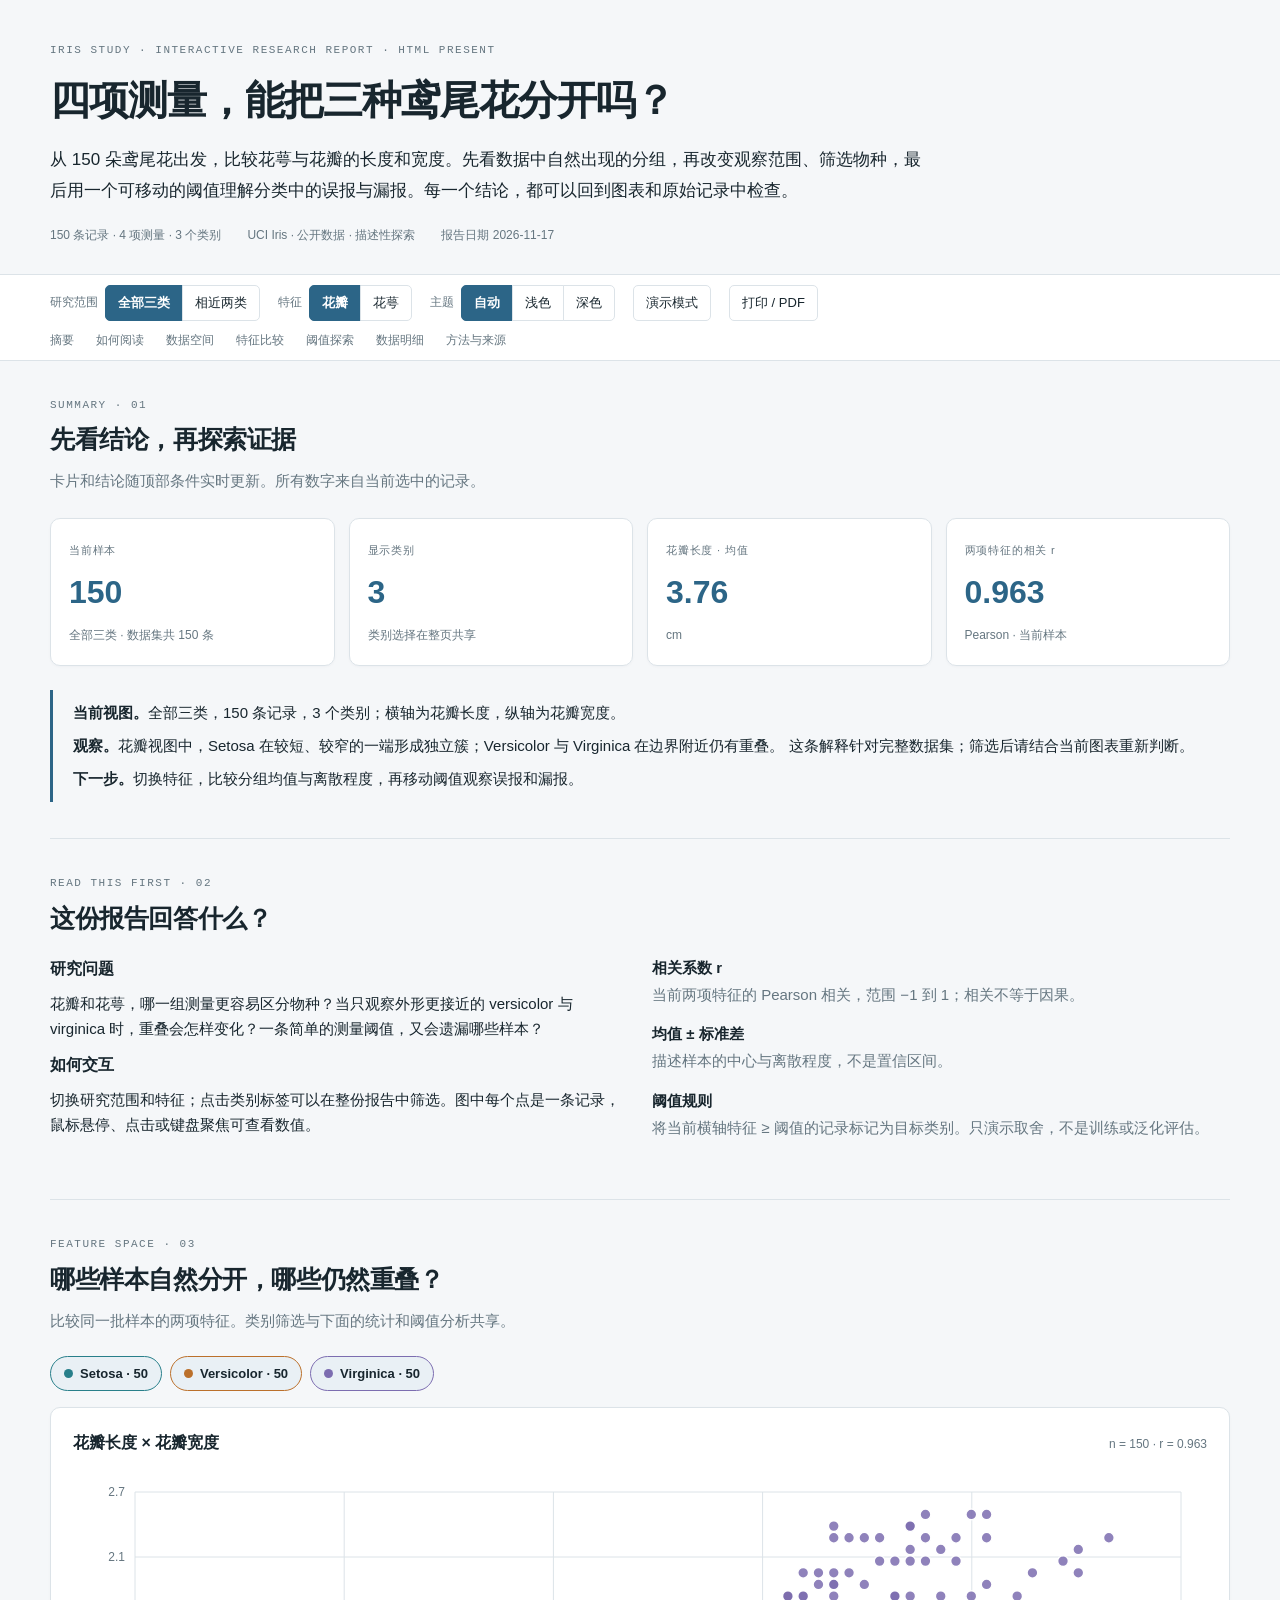
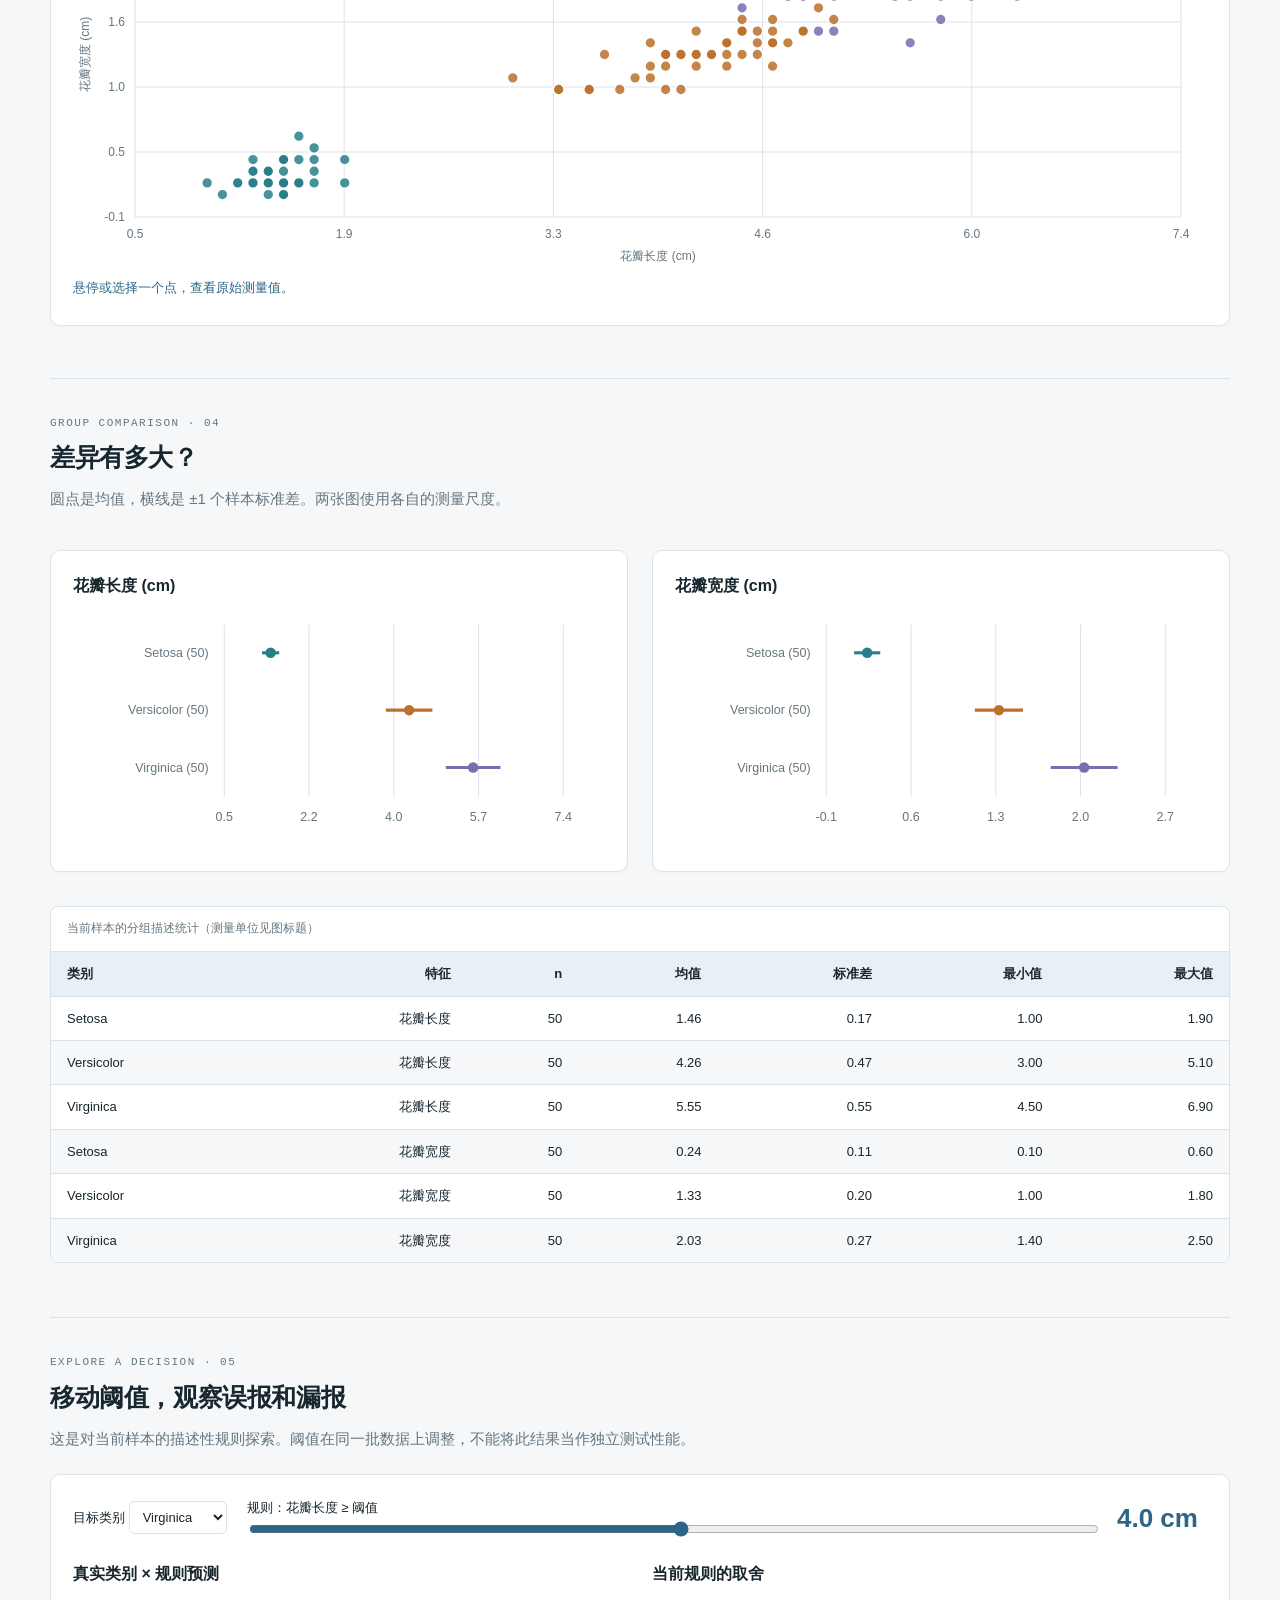
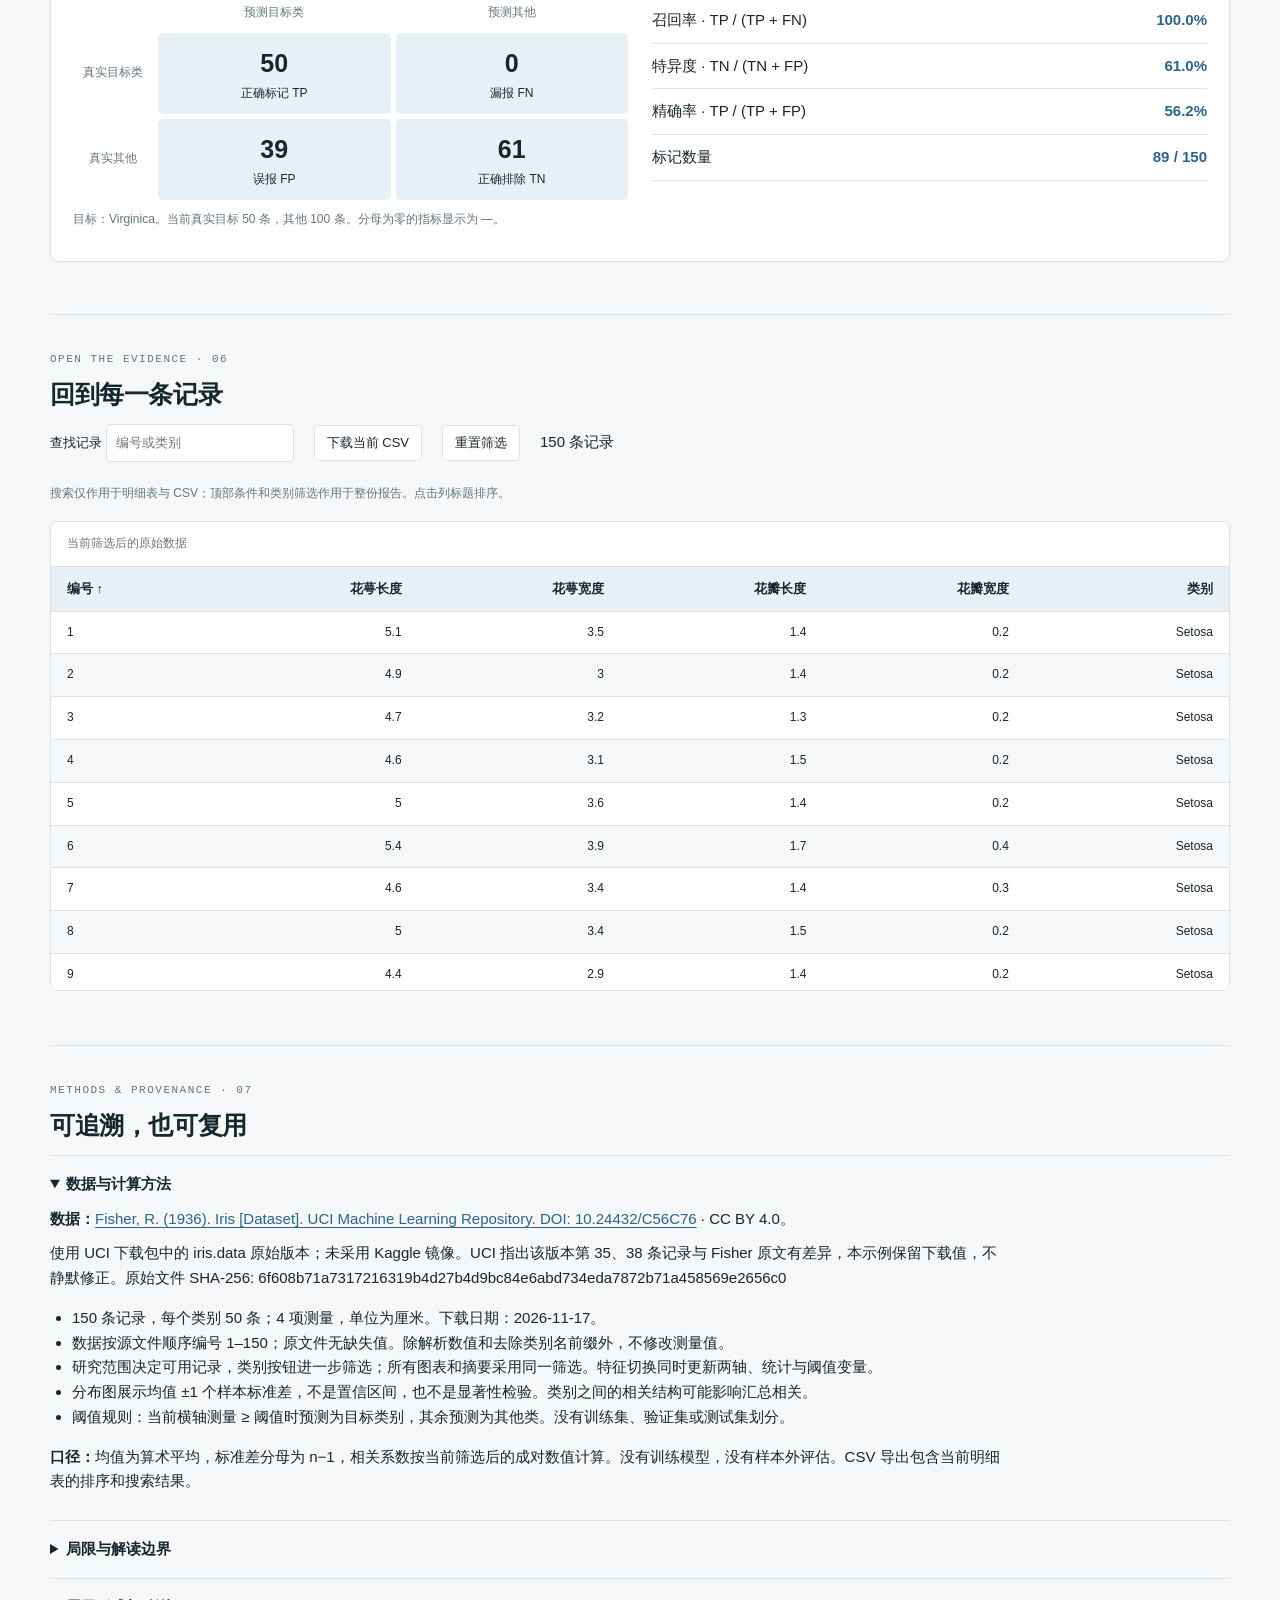
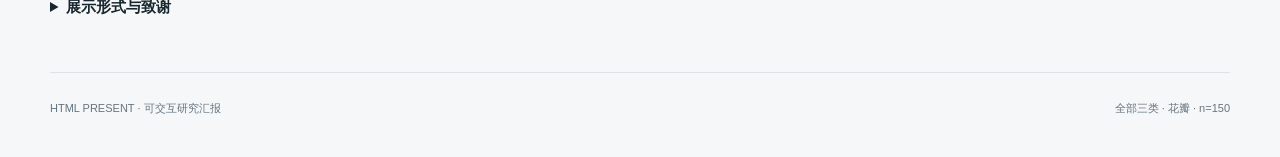
<file: examples/iris/exploration.html>
<!doctype html>
<html lang="zh-CN" data-theme="light">
  <head>
    <meta charset="utf-8" />
    <meta name="viewport" content="width=device-width,initial-scale=1" />
    <meta name="color-scheme" content="light dark" />
    <title>四项测量，能把三种鸢尾花分开吗？</title>
    <style>
      :root {
  --bg: #f5f7f9;
  --panel: #fff;
  --text: #18262e;
  --muted: #657680;
  --line: #dce3e8;
  --accent: #2c6587;
  --soft: #e9f0f5;
  --shadow: 0 1px 3px #15293608;
  --sticky: 118px;
  color-scheme: light;
}
:root[data-theme="dark"] {
  --bg: #10171c;
  --panel: #18232b;
  --text: #e4edf3;
  --muted: #a3b4c1;
  --line: #33434e;
  --accent: #91c2df;
  --soft: #263e4e;
  --shadow: none;
  color-scheme: dark;
}
* {
  box-sizing: border-box;
}
html {
  scroll-behavior: smooth;
  scroll-padding-top: calc(var(--sticky) + 18px);
}
body {
  margin: 0;
  background: var(--bg);
  color: var(--text);
  font:
    15px/1.65 -apple-system,
    BlinkMacSystemFont,
    "Segoe UI",
    "PingFang SC",
    "Noto Sans CJK SC",
    sans-serif;
}
button,
input,
select {
  font: inherit;
}
button,
a,
input,
select,
summary {
  touch-action: manipulation;
}
button {
  cursor: pointer;
  background: var(--panel);
  color: var(--text);
  border: 1px solid var(--line);
  border-radius: 5px;
  padding: 6px 12px;
  font-size: 13px;
}
button:hover {
  border-color: var(--accent);
  background: var(--soft);
}
button:disabled {
  opacity: 0.45;
  cursor: default;
}
button[aria-pressed="true"] {
  background: var(--accent);
  color: var(--panel);
  border-color: var(--accent);
  font-weight: 650;
}
a {
  color: var(--accent);
  text-underline-offset: 3px;
}
:focus-visible {
  outline: 3px solid var(--accent);
  outline-offset: 4px;
}
.wrap {
  max-width: 1180px;
  width: calc(100% - 80px);
  margin: auto;
}
.hero {
  padding: 42px 0 28px;
}
.eyebrow {
  font:
    11px/1.6 ui-monospace,
    SFMono-Regular,
    Consolas,
    monospace;
  letter-spacing: 1.5px;
  color: var(--muted);
}
h1 {
  font-size: 40px;
  line-height: 1.3;
  letter-spacing: -1px;
  max-width: 920px;
  margin: 14px 0 18px;
  font-weight: 760;
}
h2 {
  font-size: 25px;
  line-height: 1.4;
  margin: 8px 0 12px;
  letter-spacing: -0.4px;
}
h3 {
  font-size: 16px;
  margin: 0 0 10px;
}
p {
  margin: 10px 0;
}
.intro {
  font-size: 17px;
  max-width: 880px;
  line-height: 1.85;
}
.meta {
  display: flex;
  gap: 26px;
  flex-wrap: wrap;
  font-size: 12px;
  color: var(--muted);
  margin-top: 20px;
}
.toolbar {
  position: sticky;
  top: 0;
  z-index: 10;
  background: var(--panel);
  border-block: 1px solid var(--line);
}
.controls {
  display: flex;
  align-items: center;
  gap: 18px;
  flex-wrap: wrap;
  padding: 10px 0 6px;
}
.control {
  display: flex;
  align-items: center;
  gap: 7px;
}
.control > span {
  font-size: 12px;
  color: var(--muted);
  white-space: nowrap;
}
.seg {
  display: inline-flex;
}
.seg button {
  border-radius: 0;
}
.seg button:first-child {
  border-radius: 5px 0 0 5px;
}
.seg button:last-child {
  border-radius: 0 5px 5px 0;
}
.seg button + button {
  margin-left: -1px;
}
nav {
  display: flex;
  gap: 22px;
  overflow-x: auto;
  padding: 4px 0 9px;
}
nav a {
  font-size: 12px;
  color: var(--muted);
  text-decoration: none;
  white-space: nowrap;
}
nav a:hover,
nav a[aria-current] {
  color: var(--accent);
}
section {
  padding: 36px 0;
  border-bottom: 1px solid var(--line);
  scroll-margin-top: 16px;
}
.section-intro {
  color: var(--muted);
  max-width: 840px;
  margin-bottom: 22px;
}
.cards {
  display: grid;
  grid-template-columns: repeat(4, 1fr);
  gap: 14px;
  margin: 24px 0;
}
.card,
.panel {
  background: var(--panel);
  border: 1px solid var(--line);
  border-radius: 10px;
  box-shadow: var(--shadow);
}
.card {
  padding: 18px;
}
.card .label {
  font-size: 11px;
  letter-spacing: 0.8px;
  color: var(--muted);
}
.card strong {
  display: block;
  font-size: 32px;
  line-height: 1.4;
  margin: 8px 0;
  color: var(--accent);
  font-variant-numeric: tabular-nums;
}
.card small {
  font-size: 12px;
  color: var(--muted);
}
.finding {
  border-left: 3px solid var(--accent);
  padding: 3px 20px;
  margin-top: 24px;
}
.finding p {
  margin: 8px 0;
}
.reading-grid,
.two-col {
  display: grid;
  grid-template-columns: 1fr 1fr;
  gap: 24px;
}
.reading-grid > div,
.reading-grid dl {
  margin: 8px 0;
}
dt {
  font-weight: 650;
}
dd {
  margin: 2px 0 15px;
  color: var(--muted);
}
.chips {
  display: flex;
  flex-wrap: wrap;
  gap: 8px;
  margin: 16px 0;
}
.chips button {
  border-radius: 20px;
  padding: 6px 13px;
}
.chips .dot {
  display: inline-block;
  width: 9px;
  height: 9px;
  border-radius: 50%;
  background: var(--category);
  margin-right: 7px;
}
.chips button[aria-pressed="true"] {
  background: var(--soft);
  color: var(--text);
  border-color: var(--category);
}
.chips button[aria-pressed="false"] {
  opacity: 0.55;
}
.panel {
  padding: 22px;
  margin: 16px 0;
}
.panel-head {
  display: flex;
  align-items: baseline;
  justify-content: space-between;
  gap: 12px;
}
.panel-head span,
.note {
  font-size: 12px;
  color: var(--muted);
}
.panel > svg {
  display: block;
  width: 100%;
  height: auto;
}
.chart svg {
  display: block;
  width: 100%;
  height: auto;
  overflow: visible;
}
svg text {
  fill: var(--muted);
  font:
    12px -apple-system,
    BlinkMacSystemFont,
    "Segoe UI",
    sans-serif;
}
svg .grid {
  stroke: var(--line);
  stroke-width: 1;
}
svg .point {
  cursor: pointer;
  stroke: var(--panel);
  stroke-width: 1.5;
  opacity: 0.85;
}
svg .point:hover,
svg .point:focus {
  stroke: var(--text);
  stroke-width: 3;
  opacity: 1;
  outline: none;
}
.point-detail {
  min-height: 26px;
  font-size: 13px;
  color: var(--accent);
  margin-bottom: 0;
}
.table-wrap {
  overflow: auto;
  border: 1px solid var(--line);
  border-radius: 8px;
  margin: 18px 0;
  background: var(--panel);
}
table {
  width: 100%;
  border-collapse: collapse;
  font-size: 13px;
  white-space: nowrap;
  font-variant-numeric: tabular-nums;
}
caption {
  text-align: left;
  padding: 12px 16px;
  color: var(--muted);
  font-size: 12px;
}
th,
td {
  text-align: right;
  padding: 11px 16px;
  border-top: 1px solid var(--line);
}
th:first-child,
td:first-child {
  text-align: left;
}
th {
  background: var(--soft);
  font-weight: 600;
}
tbody tr:nth-child(even) {
  background: var(--bg);
}
th button {
  border: 0;
  background: none;
  padding: 0;
  font-weight: 600;
}
#raw-table tbody {
  font-size: 12px;
}
#data .table-wrap {
  max-height: 470px;
}
#raw-table thead {
  position: sticky;
  top: 0;
}
.threshold-controls,
.data-controls {
  display: flex;
  align-items: center;
  flex-wrap: wrap;
  gap: 20px;
  margin-bottom: 22px;
}
.threshold-controls label,
.data-controls label {
  font-size: 13px;
}
.slider-label {
  flex: 1;
  min-width: 180px;
  display: flex;
  flex-direction: column;
}
input[type="range"] {
  width: 100%;
  accent-color: var(--accent);
}
input[type="search"],
select {
  background: var(--panel);
  color: var(--text);
  border: 1px solid var(--line);
  border-radius: 5px;
  padding: 7px 9px;
  max-width: 100%;
}
output {
  font-size: 26px;
  font-weight: 650;
  color: var(--accent);
  min-width: 90px;
}
.matrix {
  display: grid;
  grid-template-columns: 80px 1fr 1fr;
  gap: 5px;
  font-size: 12px;
  align-items: stretch;
}
.matrix > div {
  padding: 10px;
  text-align: center;
  border-radius: 5px;
  background: var(--soft);
}
.matrix .matrix-label {
  background: none;
  color: var(--muted);
  align-self: center;
  padding: 5px;
}
.matrix strong {
  font-size: 25px;
  display: block;
}
.metric {
  display: flex;
  justify-content: space-between;
  border-bottom: 1px solid var(--line);
  padding: 10px 0;
}
.metric strong {
  font-variant-numeric: tabular-nums;
  color: var(--accent);
}
details {
  border-top: 1px solid var(--line);
  padding: 16px 0;
}
summary {
  cursor: pointer;
  font-weight: 600;
}
details ul {
  padding-left: 22px;
}
#method-content {
  max-width: 950px;
  overflow-wrap: anywhere;
}
footer {
  padding: 26px 0 40px;
  display: flex;
  justify-content: space-between;
  color: var(--muted);
  font-size: 11px;
}
.skip {
  position: fixed;
  left: 20px;
  top: -80px;
  z-index: 50;
  padding: 8px;
  background: var(--panel);
}
.skip:focus {
  top: 10px;
}
.present-nav {
  position: fixed;
  bottom: 14px;
  left: 50%;
  transform: translateX(-50%);
  z-index: 20;
  background: var(--panel);
  border: 1px solid var(--line);
  border-radius: 8px;
  padding: 8px;
  white-space: nowrap;
  box-shadow: 0 2px 12px #0002;
}
.present-nav span {
  margin: 0 12px;
  font-size: 12px;
}
body.present .hero,
body.present footer {
  display: none;
}
body.present section:not(.active-slide) {
  display: none;
}
body.present main {
  padding-bottom: 90px;
}
body.present .active-slide {
  min-height: 75vh;
}
body.present .toolbar {
  position: sticky;
}
body.present h2 {
  font-size: 32px;
}
@media (max-width: 760px) {
  .wrap {
    width: calc(100% - 32px);
  }
  .hero {
    padding: 28px 0 22px;
  }
  h1 {
    font-size: 28px;
    letter-spacing: -0.5px;
  }
  .intro {
    font-size: 15px;
  }
  .meta {
    gap: 6px;
    flex-direction: column;
  }
  .controls {
    gap: 8px 12px;
  }
  .control {
    gap: 6px;
  }
  .control > span {
    font-size: 11px;
  }
  .seg button {
    font-size: 11px;
    padding: 7px 9px;
  }
  .controls > button {
    font-size: 11px;
    padding: 6px 9px;
  }
  nav {
    gap: 18px;
  }
  .cards {
    grid-template-columns: repeat(2, 1fr);
    gap: 10px;
  }
  .card {
    padding: 14px;
  }
  .card strong {
    font-size: 27px;
  }
  .two-col,
  .reading-grid {
    grid-template-columns: 1fr;
    gap: 12px;
  }
  section {
    padding: 28px 0;
  }
  h2 {
    font-size: 22px;
  }
  .panel {
    padding: 14px;
  }
  .panel-head {
    display: block;
  }
  .panel-head span {
    display: block;
    margin-bottom: 12px;
  }
  .threshold-controls {
    gap: 12px;
  }
  .slider-label {
    flex-basis: 65%;
  }
  .matrix {
    grid-template-columns: 60px 1fr 1fr;
  }
  .data-controls {
    gap: 12px;
  }
  footer {
    display: block;
  }
  footer span {
    display: block;
  }
  body.present h2 {
    font-size: 25px;
  }
  .present-nav {
    max-width: calc(100% - 16px);
  }
  .present-nav button {
    font-size: 11px;
    padding: 6px;
  }
  .present-nav span {
    margin: 0 6px;
  }
}
@media (prefers-reduced-motion: reduce) {
  html {
    scroll-behavior: auto;
  }
}
@media print {
  :root,
  :root[data-theme="dark"] {
    --bg: #fff;
    --panel: #fff;
    --text: #18262e;
    --muted: #53636d;
    --line: #dce3e8;
    --accent: #2c6587;
    --soft: #eef3f6;
    color-scheme: light;
  }
  body {
    font-size: 11px;
  }
  .wrap {
    width: 100%;
  }
  .toolbar,
  .present-nav,
  .data-controls,
  button,
  .skip {
    display: none !important;
  }
  body.present .hero,
  body.present footer,
  body.present section:not(.active-slide) {
    display: block;
  }
  section {
    break-inside: avoid;
    padding: 20px 0;
  }
  .panel,
  .card {
    break-inside: avoid;
  }
  .table-wrap,
  #data .table-wrap {
    overflow: visible;
    max-height: none;
  }
  h1 {
    font-size: 28px;
  }
  h2 {
    font-size: 21px;
  }
  .chart {
    max-width: 650px;
  }
  .chips {
    display: none;
  }
  .hero {
    padding-top: 0;
  }
  details {
    display: block;
  }
  details > * {
    display: block !important;
  }
  .present-nav[hidden] {
    display: none !important;
  }
}

    </style>
  </head>
  <body>
    <a class="skip" href="#summary">跳到报告正文</a>
    <header class="hero wrap">
      <div class="eyebrow" id="eyebrow"></div>
      <h1 id="title"></h1>
      <p class="intro" id="intro"></p>
      <div class="meta" id="meta"></div>
    </header>
    <div class="toolbar" id="toolbar">
      <div class="wrap">
        <div class="controls">
          <div class="control">
            <span>研究范围</span>
            <div
              class="seg"
              id="scope"
              role="group"
              aria-label="研究范围"
            ></div>
          </div>
          <div class="control">
            <span>特征</span>
            <div class="seg" id="view" role="group" aria-label="特征"></div>
          </div>
          <div class="control">
            <span>主题</span>
            <div class="seg" id="theme" role="group" aria-label="主题">
              <button data-value="auto" aria-pressed="true">自动</button
              ><button data-value="light" aria-pressed="false">浅色</button
              ><button data-value="dark" aria-pressed="false">深色</button>
            </div>
          </div>
          <button id="present" aria-pressed="false">演示模式</button
          ><button id="print">打印 / PDF</button>
        </div>
        <nav aria-label="报告目录">
          <a href="#summary">摘要</a><a href="#labels">如何阅读</a
          ><a href="#explore">数据空间</a><a href="#distribution">特征比较</a
          ><a href="#threshold">阈值探索</a><a href="#data">数据明细</a
          ><a href="#methods">方法与来源</a>
        </nav>
      </div>
    </div>
    <main class="wrap">
      <section id="summary">
        <div class="eyebrow">SUMMARY · 01</div>
        <h2>先看结论，再探索证据</h2>
        <p class="section-intro">
          卡片和结论随顶部条件实时更新。所有数字来自当前选中的记录。
        </p>
        <div class="cards" id="cards" aria-live="polite"></div>
        <div class="finding" id="findings"></div>
      </section>
      <section id="labels">
        <div class="eyebrow">READ THIS FIRST · 02</div>
        <h2>这份报告回答什么？</h2>
        <div class="reading-grid">
          <div>
            <h3>研究问题</h3>
            <p id="question"></p>
            <h3>如何交互</h3>
            <p>
              切换研究范围和特征；点击类别标签可以在整份报告中筛选。图中每个点是一条记录，鼠标悬停、点击或键盘聚焦可查看数值。
            </p>
          </div>
          <dl>
            <dt>相关系数 r</dt>
            <dd>当前两项特征的 Pearson 相关，范围 −1 到 1；相关不等于因果。</dd>
            <dt>均值 ± 标准差</dt>
            <dd>描述样本的中心与离散程度，不是置信区间。</dd>
            <dt>阈值规则</dt>
            <dd>
              将当前横轴特征 ≥
              阈值的记录标记为目标类别。只演示取舍，不是训练或泛化评估。
            </dd>
          </dl>
        </div>
      </section>
      <section id="explore">
        <div class="eyebrow">FEATURE SPACE · 03</div>
        <h2>哪些样本自然分开，哪些仍然重叠？</h2>
        <p class="section-intro">
          比较同一批样本的两项特征。类别筛选与下面的统计和阈值分析共享。
        </p>
        <div
          class="chips"
          id="category-chips"
          role="group"
          aria-label="类别筛选"
        ></div>
        <div class="panel">
          <div class="panel-head">
            <h3 id="scatter-title"></h3>
            <span id="scatter-count"></span>
          </div>
          <div id="scatter" class="chart"></div>
          <p class="point-detail" id="point-detail" aria-live="polite">
            悬停或选择一个点，查看原始测量值。
          </p>
        </div>
      </section>
      <section id="distribution">
        <div class="eyebrow">GROUP COMPARISON · 04</div>
        <h2>差异有多大？</h2>
        <p class="section-intro">
          圆点是均值，横线是 ±1 个样本标准差。两张图使用各自的测量尺度。
        </p>
        <div class="two-col" id="distributions"></div>
        <div class="table-wrap">
          <table id="stats-table">
            <caption>
              当前样本的分组描述统计
            </caption>
          </table>
        </div>
      </section>
      <section id="threshold">
        <div class="eyebrow">EXPLORE A DECISION · 05</div>
        <h2>移动阈值，观察误报和漏报</h2>
        <p class="section-intro">
          这是对当前样本的描述性规则探索。阈值在同一批数据上调整，不能将此结果当作独立测试性能。
        </p>
        <div class="panel">
          <div class="threshold-controls">
            <label
              >目标类别
              <select id="target"></select></label
            ><label class="slider-label"
              ><span id="threshold-label"></span
              ><input
                id="cutoff"
                type="range"
                aria-label="分类阈值"
                step="0.1" /></label
            ><output id="cutoff-output" for="cutoff"></output>
          </div>
          <div class="two-col">
            <div>
              <h3>真实类别 × 规则预测</h3>
              <div id="matrix"></div>
            </div>
            <div>
              <h3>当前规则的取舍</h3>
              <div id="threshold-metrics" aria-live="polite"></div>
            </div>
          </div>
          <p class="note" id="threshold-note"></p>
        </div>
      </section>
      <section id="data">
        <div class="eyebrow">OPEN THE EVIDENCE · 06</div>
        <h2>回到每一条记录</h2>
        <div class="data-controls">
          <label
            >查找记录
            <input type="search" id="search" placeholder="编号或类别" /></label
          ><button id="download">下载当前 CSV</button
          ><button id="reset">重置筛选</button
          ><span id="row-count" aria-live="polite"></span>
        </div>
        <p class="note">
          搜索仅作用于明细表与
          CSV；顶部条件和类别筛选作用于整份报告。点击列标题排序。
        </p>
        <div class="table-wrap">
          <table id="raw-table">
            <caption>
              当前筛选后的原始数据
            </caption>
            <thead></thead>
            <tbody></tbody>
          </table>
        </div>
      </section>
      <section id="methods">
        <div class="eyebrow">METHODS & PROVENANCE · 07</div>
        <h2>可追溯，也可复用</h2>
        <details open>
          <summary>数据与计算方法</summary>
          <div id="method-content"></div>
        </details>
        <details>
          <summary>局限与解读边界</summary>
          <ul id="limitations"></ul>
        </details>
        <details>
          <summary>展示形式与致谢</summary>
          <p>
            交互研究报告的形式参考
            <a
              href="https://www.guopeiqi.com/projects/202611-ADRD_LLM/20261115_Progress_Report"
              target="_blank"
              rel="noopener"
              >Peiqi Guo 的 NHATS Progress Report</a
            >：问题驱动叙事、固定控制栏、全局联动、图表与方法并置。本页为独立实现，未复制原报告的代码、研究数据或素材。
          </p>
          <p>
            由 HTML Present 生成。一个 HTML 文件即可离线打开；无需服务器或 CDN。
          </p>
        </details>
      </section>
    </main>
    <footer class="wrap">
      <span>HTML PRESENT · 可交互研究汇报</span
      ><span id="footer-context"></span>
    </footer>
    <div class="present-nav" hidden>
      <button id="prev" aria-label="上一节">上一节</button
      ><span id="page-number"></span
      ><button id="next" aria-label="下一节">下一节</button
      ><button id="exit">退出演示</button>
    </div>
    <script id="report-data" type="application/json">
      {"title": "四项测量，能把三种鸢尾花分开吗？", "eyebrow": "IRIS STUDY · INTERACTIVE RESEARCH REPORT · HTML PRESENT", "intro": "从 150 朵鸢尾花出发，比较花萼与花瓣的长度和宽度。先看数据中自然出现的分组，再改变观察范围、筛选物种，最后用一个可移动的阈值理解分类中的误报与漏报。每一个结论，都可以回到图表和原始记录中检查。", "question": "花瓣和花萼，哪一组测量更容易区分物种？当只观察外形更接近的 versicolor 与 virginica 时，重叠会怎样变化？一条简单的测量阈值，又会遗漏哪些样本？", "datasetName": "UCI Iris · 公开数据 · 描述性探索", "date": "2026-11-17", "columns": [{"key": "sepal_length", "label": "花萼长度", "unit": "cm"}, {"key": "sepal_width", "label": "花萼宽度", "unit": "cm"}, {"key": "petal_length", "label": "花瓣长度", "unit": "cm"}, {"key": "petal_width", "label": "花瓣宽度", "unit": "cm"}], "categories": [{"id": "setosa", "label": "Setosa", "color": "#287f8a"}, {"id": "versicolor", "label": "Versicolor", "color": "#bb702b"}, {"id": "virginica", "label": "Virginica", "color": "#7c6db0"}], "scopes": [{"label": "全部三类", "categories": ["setosa", "versicolor", "virginica"]}, {"label": "相近两类", "categories": ["versicolor", "virginica"]}], "views": [{"label": "花瓣", "x": "petal_length", "y": "petal_width", "observation": "花瓣视图中，Setosa 在较短、较窄的一端形成独立簇；Versicolor 与 Virginica 在边界附近仍有重叠。"}, {"label": "花萼", "x": "sepal_length", "y": "sepal_width", "observation": "花萼视图中，多类样本的测量范围发生重叠；单看两项花萼测量，很难找到完全无误的分界。"}], "target": "virginica", "source": {"url": "https://archive.ics.uci.edu/dataset/53/iris", "citation": "Fisher, R. (1936). Iris [Dataset]. UCI Machine Learning Repository. DOI: 10.24432/C56C76", "license": "CC BY 4.0", "note": "使用 UCI 下载包中的 iris.data 原始版本；未采用 Kaggle 镜像。UCI 指出该版本第 35、38 条记录与 Fisher 原文有差异，本示例保留下载值，不静默修正。原始文件 SHA-256: 6f608b71a7317216319b4d27b4d9bc84e6abd734eda7872b71a458569e2656c0"}, "methods": ["150 条记录，每个类别 50 条；4 项测量，单位为厘米。下载日期：2026-11-17。", "数据按源文件顺序编号 1–150；原文件无缺失值。除解析数值和去除类别名前缀外，不修改测量值。", "研究范围决定可用记录，类别按钮进一步筛选；所有图表和摘要采用同一筛选。特征切换同时更新两轴、统计与阈值变量。", "分布图展示均值 ±1 个样本标准差，不是置信区间，也不是显著性检验。类别之间的相关结构可能影响汇总相关。", "阈值规则：当前横轴测量 ≥ 阈值时预测为目标类别，其余预测为其他类。没有训练集、验证集或测试集划分。"], "limitations": ["这是一个小型、经典教学数据集，不代表真实部署中的样本多样性。", "交互中调节阈值后得到的指标是同样本描述，不能解释为模型的泛化性能。", "散点可能重叠；同坐标的记录可以通过下方原始数据表检查。", "过滤到单一类别时，部分指标分母为零，显示 —；样本量不足或特征为常数时，相关系数同样显示 —。"], "rows": [{"id": 1, "sepal_length": 5.1, "sepal_width": 3.5, "petal_length": 1.4, "petal_width": 0.2, "category": "setosa"}, {"id": 2, "sepal_length": 4.9, "sepal_width": 3.0, "petal_length": 1.4, "petal_width": 0.2, "category": "setosa"}, {"id": 3, "sepal_length": 4.7, "sepal_width": 3.2, "petal_length": 1.3, "petal_width": 0.2, "category": "setosa"}, {"id": 4, "sepal_length": 4.6, "sepal_width": 3.1, "petal_length": 1.5, "petal_width": 0.2, "category": "setosa"}, {"id": 5, "sepal_length": 5.0, "sepal_width": 3.6, "petal_length": 1.4, "petal_width": 0.2, "category": "setosa"}, {"id": 6, "sepal_length": 5.4, "sepal_width": 3.9, "petal_length": 1.7, "petal_width": 0.4, "category": "setosa"}, {"id": 7, "sepal_length": 4.6, "sepal_width": 3.4, "petal_length": 1.4, "petal_width": 0.3, "category": "setosa"}, {"id": 8, "sepal_length": 5.0, "sepal_width": 3.4, "petal_length": 1.5, "petal_width": 0.2, "category": "setosa"}, {"id": 9, "sepal_length": 4.4, "sepal_width": 2.9, "petal_length": 1.4, "petal_width": 0.2, "category": "setosa"}, {"id": 10, "sepal_length": 4.9, "sepal_width": 3.1, "petal_length": 1.5, "petal_width": 0.1, "category": "setosa"}, {"id": 11, "sepal_length": 5.4, "sepal_width": 3.7, "petal_length": 1.5, "petal_width": 0.2, "category": "setosa"}, {"id": 12, "sepal_length": 4.8, "sepal_width": 3.4, "petal_length": 1.6, "petal_width": 0.2, "category": "setosa"}, {"id": 13, "sepal_length": 4.8, "sepal_width": 3.0, "petal_length": 1.4, "petal_width": 0.1, "category": "setosa"}, {"id": 14, "sepal_length": 4.3, "sepal_width": 3.0, "petal_length": 1.1, "petal_width": 0.1, "category": "setosa"}, {"id": 15, "sepal_length": 5.8, "sepal_width": 4.0, "petal_length": 1.2, "petal_width": 0.2, "category": "setosa"}, {"id": 16, "sepal_length": 5.7, "sepal_width": 4.4, "petal_length": 1.5, "petal_width": 0.4, "category": "setosa"}, {"id": 17, "sepal_length": 5.4, "sepal_width": 3.9, "petal_length": 1.3, "petal_width": 0.4, "category": "setosa"}, {"id": 18, "sepal_length": 5.1, "sepal_width": 3.5, "petal_length": 1.4, "petal_width": 0.3, "category": "setosa"}, {"id": 19, "sepal_length": 5.7, "sepal_width": 3.8, "petal_length": 1.7, "petal_width": 0.3, "category": "setosa"}, {"id": 20, "sepal_length": 5.1, "sepal_width": 3.8, "petal_length": 1.5, "petal_width": 0.3, "category": "setosa"}, {"id": 21, "sepal_length": 5.4, "sepal_width": 3.4, "petal_length": 1.7, "petal_width": 0.2, "category": "setosa"}, {"id": 22, "sepal_length": 5.1, "sepal_width": 3.7, "petal_length": 1.5, "petal_width": 0.4, "category": "setosa"}, {"id": 23, "sepal_length": 4.6, "sepal_width": 3.6, "petal_length": 1.0, "petal_width": 0.2, "category": "setosa"}, {"id": 24, "sepal_length": 5.1, "sepal_width": 3.3, "petal_length": 1.7, "petal_width": 0.5, "category": "setosa"}, {"id": 25, "sepal_length": 4.8, "sepal_width": 3.4, "petal_length": 1.9, "petal_width": 0.2, "category": "setosa"}, {"id": 26, "sepal_length": 5.0, "sepal_width": 3.0, "petal_length": 1.6, "petal_width": 0.2, "category": "setosa"}, {"id": 27, "sepal_length": 5.0, "sepal_width": 3.4, "petal_length": 1.6, "petal_width": 0.4, "category": "setosa"}, {"id": 28, "sepal_length": 5.2, "sepal_width": 3.5, "petal_length": 1.5, "petal_width": 0.2, "category": "setosa"}, {"id": 29, "sepal_length": 5.2, "sepal_width": 3.4, "petal_length": 1.4, "petal_width": 0.2, "category": "setosa"}, {"id": 30, "sepal_length": 4.7, "sepal_width": 3.2, "petal_length": 1.6, "petal_width": 0.2, "category": "setosa"}, {"id": 31, "sepal_length": 4.8, "sepal_width": 3.1, "petal_length": 1.6, "petal_width": 0.2, "category": "setosa"}, {"id": 32, "sepal_length": 5.4, "sepal_width": 3.4, "petal_length": 1.5, "petal_width": 0.4, "category": "setosa"}, {"id": 33, "sepal_length": 5.2, "sepal_width": 4.1, "petal_length": 1.5, "petal_width": 0.1, "category": "setosa"}, {"id": 34, "sepal_length": 5.5, "sepal_width": 4.2, "petal_length": 1.4, "petal_width": 0.2, "category": "setosa"}, {"id": 35, "sepal_length": 4.9, "sepal_width": 3.1, "petal_length": 1.5, "petal_width": 0.1, "category": "setosa"}, {"id": 36, "sepal_length": 5.0, "sepal_width": 3.2, "petal_length": 1.2, "petal_width": 0.2, "category": "setosa"}, {"id": 37, "sepal_length": 5.5, "sepal_width": 3.5, "petal_length": 1.3, "petal_width": 0.2, "category": "setosa"}, {"id": 38, "sepal_length": 4.9, "sepal_width": 3.1, "petal_length": 1.5, "petal_width": 0.1, "category": "setosa"}, {"id": 39, "sepal_length": 4.4, "sepal_width": 3.0, "petal_length": 1.3, "petal_width": 0.2, "category": "setosa"}, {"id": 40, "sepal_length": 5.1, "sepal_width": 3.4, "petal_length": 1.5, "petal_width": 0.2, "category": "setosa"}, {"id": 41, "sepal_length": 5.0, "sepal_width": 3.5, "petal_length": 1.3, "petal_width": 0.3, "category": "setosa"}, {"id": 42, "sepal_length": 4.5, "sepal_width": 2.3, "petal_length": 1.3, "petal_width": 0.3, "category": "setosa"}, {"id": 43, "sepal_length": 4.4, "sepal_width": 3.2, "petal_length": 1.3, "petal_width": 0.2, "category": "setosa"}, {"id": 44, "sepal_length": 5.0, "sepal_width": 3.5, "petal_length": 1.6, "petal_width": 0.6, "category": "setosa"}, {"id": 45, "sepal_length": 5.1, "sepal_width": 3.8, "petal_length": 1.9, "petal_width": 0.4, "category": "setosa"}, {"id": 46, "sepal_length": 4.8, "sepal_width": 3.0, "petal_length": 1.4, "petal_width": 0.3, "category": "setosa"}, {"id": 47, "sepal_length": 5.1, "sepal_width": 3.8, "petal_length": 1.6, "petal_width": 0.2, "category": "setosa"}, {"id": 48, "sepal_length": 4.6, "sepal_width": 3.2, "petal_length": 1.4, "petal_width": 0.2, "category": "setosa"}, {"id": 49, "sepal_length": 5.3, "sepal_width": 3.7, "petal_length": 1.5, "petal_width": 0.2, "category": "setosa"}, {"id": 50, "sepal_length": 5.0, "sepal_width": 3.3, "petal_length": 1.4, "petal_width": 0.2, "category": "setosa"}, {"id": 51, "sepal_length": 7.0, "sepal_width": 3.2, "petal_length": 4.7, "petal_width": 1.4, "category": "versicolor"}, {"id": 52, "sepal_length": 6.4, "sepal_width": 3.2, "petal_length": 4.5, "petal_width": 1.5, "category": "versicolor"}, {"id": 53, "sepal_length": 6.9, "sepal_width": 3.1, "petal_length": 4.9, "petal_width": 1.5, "category": "versicolor"}, {"id": 54, "sepal_length": 5.5, "sepal_width": 2.3, "petal_length": 4.0, "petal_width": 1.3, "category": "versicolor"}, {"id": 55, "sepal_length": 6.5, "sepal_width": 2.8, "petal_length": 4.6, "petal_width": 1.5, "category": "versicolor"}, {"id": 56, "sepal_length": 5.7, "sepal_width": 2.8, "petal_length": 4.5, "petal_width": 1.3, "category": "versicolor"}, {"id": 57, "sepal_length": 6.3, "sepal_width": 3.3, "petal_length": 4.7, "petal_width": 1.6, "category": "versicolor"}, {"id": 58, "sepal_length": 4.9, "sepal_width": 2.4, "petal_length": 3.3, "petal_width": 1.0, "category": "versicolor"}, {"id": 59, "sepal_length": 6.6, "sepal_width": 2.9, "petal_length": 4.6, "petal_width": 1.3, "category": "versicolor"}, {"id": 60, "sepal_length": 5.2, "sepal_width": 2.7, "petal_length": 3.9, "petal_width": 1.4, "category": "versicolor"}, {"id": 61, "sepal_length": 5.0, "sepal_width": 2.0, "petal_length": 3.5, "petal_width": 1.0, "category": "versicolor"}, {"id": 62, "sepal_length": 5.9, "sepal_width": 3.0, "petal_length": 4.2, "petal_width": 1.5, "category": "versicolor"}, {"id": 63, "sepal_length": 6.0, "sepal_width": 2.2, "petal_length": 4.0, "petal_width": 1.0, "category": "versicolor"}, {"id": 64, "sepal_length": 6.1, "sepal_width": 2.9, "petal_length": 4.7, "petal_width": 1.4, "category": "versicolor"}, {"id": 65, "sepal_length": 5.6, "sepal_width": 2.9, "petal_length": 3.6, "petal_width": 1.3, "category": "versicolor"}, {"id": 66, "sepal_length": 6.7, "sepal_width": 3.1, "petal_length": 4.4, "petal_width": 1.4, "category": "versicolor"}, {"id": 67, "sepal_length": 5.6, "sepal_width": 3.0, "petal_length": 4.5, "petal_width": 1.5, "category": "versicolor"}, {"id": 68, "sepal_length": 5.8, "sepal_width": 2.7, "petal_length": 4.1, "petal_width": 1.0, "category": "versicolor"}, {"id": 69, "sepal_length": 6.2, "sepal_width": 2.2, "petal_length": 4.5, "petal_width": 1.5, "category": "versicolor"}, {"id": 70, "sepal_length": 5.6, "sepal_width": 2.5, "petal_length": 3.9, "petal_width": 1.1, "category": "versicolor"}, {"id": 71, "sepal_length": 5.9, "sepal_width": 3.2, "petal_length": 4.8, "petal_width": 1.8, "category": "versicolor"}, {"id": 72, "sepal_length": 6.1, "sepal_width": 2.8, "petal_length": 4.0, "petal_width": 1.3, "category": "versicolor"}, {"id": 73, "sepal_length": 6.3, "sepal_width": 2.5, "petal_length": 4.9, "petal_width": 1.5, "category": "versicolor"}, {"id": 74, "sepal_length": 6.1, "sepal_width": 2.8, "petal_length": 4.7, "petal_width": 1.2, "category": "versicolor"}, {"id": 75, "sepal_length": 6.4, "sepal_width": 2.9, "petal_length": 4.3, "petal_width": 1.3, "category": "versicolor"}, {"id": 76, "sepal_length": 6.6, "sepal_width": 3.0, "petal_length": 4.4, "petal_width": 1.4, "category": "versicolor"}, {"id": 77, "sepal_length": 6.8, "sepal_width": 2.8, "petal_length": 4.8, "petal_width": 1.4, "category": "versicolor"}, {"id": 78, "sepal_length": 6.7, "sepal_width": 3.0, "petal_length": 5.0, "petal_width": 1.7, "category": "versicolor"}, {"id": 79, "sepal_length": 6.0, "sepal_width": 2.9, "petal_length": 4.5, "petal_width": 1.5, "category": "versicolor"}, {"id": 80, "sepal_length": 5.7, "sepal_width": 2.6, "petal_length": 3.5, "petal_width": 1.0, "category": "versicolor"}, {"id": 81, "sepal_length": 5.5, "sepal_width": 2.4, "petal_length": 3.8, "petal_width": 1.1, "category": "versicolor"}, {"id": 82, "sepal_length": 5.5, "sepal_width": 2.4, "petal_length": 3.7, "petal_width": 1.0, "category": "versicolor"}, {"id": 83, "sepal_length": 5.8, "sepal_width": 2.7, "petal_length": 3.9, "petal_width": 1.2, "category": "versicolor"}, {"id": 84, "sepal_length": 6.0, "sepal_width": 2.7, "petal_length": 5.1, "petal_width": 1.6, "category": "versicolor"}, {"id": 85, "sepal_length": 5.4, "sepal_width": 3.0, "petal_length": 4.5, "petal_width": 1.5, "category": "versicolor"}, {"id": 86, "sepal_length": 6.0, "sepal_width": 3.4, "petal_length": 4.5, "petal_width": 1.6, "category": "versicolor"}, {"id": 87, "sepal_length": 6.7, "sepal_width": 3.1, "petal_length": 4.7, "petal_width": 1.5, "category": "versicolor"}, {"id": 88, "sepal_length": 6.3, "sepal_width": 2.3, "petal_length": 4.4, "petal_width": 1.3, "category": "versicolor"}, {"id": 89, "sepal_length": 5.6, "sepal_width": 3.0, "petal_length": 4.1, "petal_width": 1.3, "category": "versicolor"}, {"id": 90, "sepal_length": 5.5, "sepal_width": 2.5, "petal_length": 4.0, "petal_width": 1.3, "category": "versicolor"}, {"id": 91, "sepal_length": 5.5, "sepal_width": 2.6, "petal_length": 4.4, "petal_width": 1.2, "category": "versicolor"}, {"id": 92, "sepal_length": 6.1, "sepal_width": 3.0, "petal_length": 4.6, "petal_width": 1.4, "category": "versicolor"}, {"id": 93, "sepal_length": 5.8, "sepal_width": 2.6, "petal_length": 4.0, "petal_width": 1.2, "category": "versicolor"}, {"id": 94, "sepal_length": 5.0, "sepal_width": 2.3, "petal_length": 3.3, "petal_width": 1.0, "category": "versicolor"}, {"id": 95, "sepal_length": 5.6, "sepal_width": 2.7, "petal_length": 4.2, "petal_width": 1.3, "category": "versicolor"}, {"id": 96, "sepal_length": 5.7, "sepal_width": 3.0, "petal_length": 4.2, "petal_width": 1.2, "category": "versicolor"}, {"id": 97, "sepal_length": 5.7, "sepal_width": 2.9, "petal_length": 4.2, "petal_width": 1.3, "category": "versicolor"}, {"id": 98, "sepal_length": 6.2, "sepal_width": 2.9, "petal_length": 4.3, "petal_width": 1.3, "category": "versicolor"}, {"id": 99, "sepal_length": 5.1, "sepal_width": 2.5, "petal_length": 3.0, "petal_width": 1.1, "category": "versicolor"}, {"id": 100, "sepal_length": 5.7, "sepal_width": 2.8, "petal_length": 4.1, "petal_width": 1.3, "category": "versicolor"}, {"id": 101, "sepal_length": 6.3, "sepal_width": 3.3, "petal_length": 6.0, "petal_width": 2.5, "category": "virginica"}, {"id": 102, "sepal_length": 5.8, "sepal_width": 2.7, "petal_length": 5.1, "petal_width": 1.9, "category": "virginica"}, {"id": 103, "sepal_length": 7.1, "sepal_width": 3.0, "petal_length": 5.9, "petal_width": 2.1, "category": "virginica"}, {"id": 104, "sepal_length": 6.3, "sepal_width": 2.9, "petal_length": 5.6, "petal_width": 1.8, "category": "virginica"}, {"id": 105, "sepal_length": 6.5, "sepal_width": 3.0, "petal_length": 5.8, "petal_width": 2.2, "category": "virginica"}, {"id": 106, "sepal_length": 7.6, "sepal_width": 3.0, "petal_length": 6.6, "petal_width": 2.1, "category": "virginica"}, {"id": 107, "sepal_length": 4.9, "sepal_width": 2.5, "petal_length": 4.5, "petal_width": 1.7, "category": "virginica"}, {"id": 108, "sepal_length": 7.3, "sepal_width": 2.9, "petal_length": 6.3, "petal_width": 1.8, "category": "virginica"}, {"id": 109, "sepal_length": 6.7, "sepal_width": 2.5, "petal_length": 5.8, "petal_width": 1.8, "category": "virginica"}, {"id": 110, "sepal_length": 7.2, "sepal_width": 3.6, "petal_length": 6.1, "petal_width": 2.5, "category": "virginica"}, {"id": 111, "sepal_length": 6.5, "sepal_width": 3.2, "petal_length": 5.1, "petal_width": 2.0, "category": "virginica"}, {"id": 112, "sepal_length": 6.4, "sepal_width": 2.7, "petal_length": 5.3, "petal_width": 1.9, "category": "virginica"}, {"id": 113, "sepal_length": 6.8, "sepal_width": 3.0, "petal_length": 5.5, "petal_width": 2.1, "category": "virginica"}, {"id": 114, "sepal_length": 5.7, "sepal_width": 2.5, "petal_length": 5.0, "petal_width": 2.0, "category": "virginica"}, {"id": 115, "sepal_length": 5.8, "sepal_width": 2.8, "petal_length": 5.1, "petal_width": 2.4, "category": "virginica"}, {"id": 116, "sepal_length": 6.4, "sepal_width": 3.2, "petal_length": 5.3, "petal_width": 2.3, "category": "virginica"}, {"id": 117, "sepal_length": 6.5, "sepal_width": 3.0, "petal_length": 5.5, "petal_width": 1.8, "category": "virginica"}, {"id": 118, "sepal_length": 7.7, "sepal_width": 3.8, "petal_length": 6.7, "petal_width": 2.2, "category": "virginica"}, {"id": 119, "sepal_length": 7.7, "sepal_width": 2.6, "petal_length": 6.9, "petal_width": 2.3, "category": "virginica"}, {"id": 120, "sepal_length": 6.0, "sepal_width": 2.2, "petal_length": 5.0, "petal_width": 1.5, "category": "virginica"}, {"id": 121, "sepal_length": 6.9, "sepal_width": 3.2, "petal_length": 5.7, "petal_width": 2.3, "category": "virginica"}, {"id": 122, "sepal_length": 5.6, "sepal_width": 2.8, "petal_length": 4.9, "petal_width": 2.0, "category": "virginica"}, {"id": 123, "sepal_length": 7.7, "sepal_width": 2.8, "petal_length": 6.7, "petal_width": 2.0, "category": "virginica"}, {"id": 124, "sepal_length": 6.3, "sepal_width": 2.7, "petal_length": 4.9, "petal_width": 1.8, "category": "virginica"}, {"id": 125, "sepal_length": 6.7, "sepal_width": 3.3, "petal_length": 5.7, "petal_width": 2.1, "category": "virginica"}, {"id": 126, "sepal_length": 7.2, "sepal_width": 3.2, "petal_length": 6.0, "petal_width": 1.8, "category": "virginica"}, {"id": 127, "sepal_length": 6.2, "sepal_width": 2.8, "petal_length": 4.8, "petal_width": 1.8, "category": "virginica"}, {"id": 128, "sepal_length": 6.1, "sepal_width": 3.0, "petal_length": 4.9, "petal_width": 1.8, "category": "virginica"}, {"id": 129, "sepal_length": 6.4, "sepal_width": 2.8, "petal_length": 5.6, "petal_width": 2.1, "category": "virginica"}, {"id": 130, "sepal_length": 7.2, "sepal_width": 3.0, "petal_length": 5.8, "petal_width": 1.6, "category": "virginica"}, {"id": 131, "sepal_length": 7.4, "sepal_width": 2.8, "petal_length": 6.1, "petal_width": 1.9, "category": "virginica"}, {"id": 132, "sepal_length": 7.9, "sepal_width": 3.8, "petal_length": 6.4, "petal_width": 2.0, "category": "virginica"}, {"id": 133, "sepal_length": 6.4, "sepal_width": 2.8, "petal_length": 5.6, "petal_width": 2.2, "category": "virginica"}, {"id": 134, "sepal_length": 6.3, "sepal_width": 2.8, "petal_length": 5.1, "petal_width": 1.5, "category": "virginica"}, {"id": 135, "sepal_length": 6.1, "sepal_width": 2.6, "petal_length": 5.6, "petal_width": 1.4, "category": "virginica"}, {"id": 136, "sepal_length": 7.7, "sepal_width": 3.0, "petal_length": 6.1, "petal_width": 2.3, "category": "virginica"}, {"id": 137, "sepal_length": 6.3, "sepal_width": 3.4, "petal_length": 5.6, "petal_width": 2.4, "category": "virginica"}, {"id": 138, "sepal_length": 6.4, "sepal_width": 3.1, "petal_length": 5.5, "petal_width": 1.8, "category": "virginica"}, {"id": 139, "sepal_length": 6.0, "sepal_width": 3.0, "petal_length": 4.8, "petal_width": 1.8, "category": "virginica"}, {"id": 140, "sepal_length": 6.9, "sepal_width": 3.1, "petal_length": 5.4, "petal_width": 2.1, "category": "virginica"}, {"id": 141, "sepal_length": 6.7, "sepal_width": 3.1, "petal_length": 5.6, "petal_width": 2.4, "category": "virginica"}, {"id": 142, "sepal_length": 6.9, "sepal_width": 3.1, "petal_length": 5.1, "petal_width": 2.3, "category": "virginica"}, {"id": 143, "sepal_length": 5.8, "sepal_width": 2.7, "petal_length": 5.1, "petal_width": 1.9, "category": "virginica"}, {"id": 144, "sepal_length": 6.8, "sepal_width": 3.2, "petal_length": 5.9, "petal_width": 2.3, "category": "virginica"}, {"id": 145, "sepal_length": 6.7, "sepal_width": 3.3, "petal_length": 5.7, "petal_width": 2.5, "category": "virginica"}, {"id": 146, "sepal_length": 6.7, "sepal_width": 3.0, "petal_length": 5.2, "petal_width": 2.3, "category": "virginica"}, {"id": 147, "sepal_length": 6.3, "sepal_width": 2.5, "petal_length": 5.0, "petal_width": 1.9, "category": "virginica"}, {"id": 148, "sepal_length": 6.5, "sepal_width": 3.0, "petal_length": 5.2, "petal_width": 2.0, "category": "virginica"}, {"id": 149, "sepal_length": 6.2, "sepal_width": 3.4, "petal_length": 5.4, "petal_width": 2.3, "category": "virginica"}, {"id": 150, "sepal_length": 5.9, "sepal_width": 3.0, "petal_length": 5.1, "petal_width": 1.8, "category": "virginica"}]}
    </script>
    <script>
      "use strict";
const D = JSON.parse(document.getElementById("report-data").textContent);
const $ = (id) => document.getElementById(id);
const esc = (value) =>
  String(value).replace(
    /[&<>"']/g,
    (c) =>
      ({ "&": "&amp;", "<": "&lt;", ">": "&gt;", '"': "&quot;", "'": "&#39;" })[
        c
      ],
  );
const fmt = (n, d = 2) => (Number.isFinite(n) ? n.toFixed(d) : "—");
const pct = (n) => (Number.isFinite(n) ? `${(n * 100).toFixed(1)}%` : "—");
const mean = (a) => (a.length ? a.reduce((s, v) => s + v, 0) / a.length : NaN);
const sd = (a) =>
  a.length > 1
    ? Math.sqrt(a.reduce((s, v) => s + (v - mean(a)) ** 2, 0) / (a.length - 1))
    : NaN;
const corr = (rows, x, y) => {
  const a = mean(rows.map((r) => r[x])),
    b = mean(rows.map((r) => r[y]));
  let n = 0,
    dx = 0,
    dy = 0;
  for (const r of rows) {
    n += (r[x] - a) * (r[y] - b);
    dx += (r[x] - a) ** 2;
    dy += (r[y] - b) ** 2;
  }
  return dx && dy ? n / Math.sqrt(dx * dy) : NaN;
};
let state = {
  scope: 0,
  view: 0,
  categories: new Set(D.categories.map((c) => c.id)),
  target: D.target,
  cutoff: null,
  sort: "id",
  direction: 1,
  theme: "auto",
  slide: 0,
  present: false,
};
const feature = (key) => D.columns.find((c) => c.key === key);
const category = (id) => D.categories.find((c) => c.id === id);
const scopeRows = () =>
  D.rows.filter((r) => D.scopes[state.scope].categories.includes(r.category));
const rows = () => scopeRows().filter((r) => state.categories.has(r.category));
const currentView = () => D.views[state.view];
const label = (key) =>
  `${feature(key).label}${feature(key).unit ? " (" + feature(key).unit + ")" : ""}`;
function groupButtons(id, items, selected) {
  $(id).innerHTML = items
    .map(
      (v, i) =>
        `<button data-value="${i}" aria-pressed="${i === selected}">${esc(v.label)}</button>`,
    )
    .join("");
}
function card(label, value, note) {
  return `<div class="card"><span class="label">${esc(label)}</span><strong>${esc(value)}</strong><small>${esc(note)}</small></div>`;
}
function axes(w, h, xLabel, yLabel, xMin, xMax, yMin, yMax) {
  const l = 62,
    r = w - 26,
    t = 25,
    b = h - 50;
  let s = "";
  for (let i = 0; i <= 5; i++) {
    let x = l + ((r - l) * i) / 5,
      y = b - ((b - t) * i) / 5;
    s += `<line class="grid" x1="${x}" x2="${x}" y1="${t}" y2="${b}"/><line class="grid" x1="${l}" x2="${r}" y1="${y}" y2="${y}"/><text x="${x}" y="${b + 21}" text-anchor="middle">${fmt(xMin + ((xMax - xMin) * i) / 5, 1)}</text><text x="${l - 10}" y="${y + 4}" text-anchor="end">${fmt(yMin + ((yMax - yMin) * i) / 5, 1)}</text>`;
  }
  return (
    s +
    `<text x="${(l + r) / 2}" y="${h - 7}" text-anchor="middle">${esc(xLabel)}</text><text transform="translate(16 ${(t + b) / 2}) rotate(-90)" text-anchor="middle">${esc(yLabel)}</text>`
  );
}
function bounds(values) {
  const a = Math.min(...values),
    b = Math.max(...values),
    p = (b - a) * 0.08 || 0.5;
  return [a - p, b + p];
}
function scatter(rs) {
  const v = currentView(),
    base = scopeRows(),
    w = Math.max(320, $("scatter").clientWidth || 900),
    h = w < 500 ? 330 : 400;
  const [xmin, xmax] = bounds(base.map((r) => r[v.x])),
    [ymin, ymax] = bounds(base.map((r) => r[v.y]));
  let s = axes(w, h, label(v.x), label(v.y), xmin, xmax, ymin, ymax);
  for (const r of rs) {
    const x = 62 + ((r[v.x] - xmin) / (xmax - xmin)) * (w - 88),
      y = h - 50 - ((r[v.y] - ymin) / (ymax - ymin)) * (h - 75);
    s += `<circle class="point" tabindex="0" role="button" data-id="${r.id}" aria-label="记录 ${r.id}, ${esc(category(r.category).label)}, ${esc(label(v.x))} ${r[v.x]}, ${esc(label(v.y))} ${r[v.y]}" cx="${x}" cy="${y}" r="5.4" fill="${esc(category(r.category).color)}"><title>${esc(category(r.category).label)} · #${r.id} · ${r[v.x]} / ${r[v.y]}</title></circle>`;
  }
  if (!rs.length)
    s += `<text x="${w / 2}" y="${h / 2}" text-anchor="middle">未选择类别</text>`;
  $("scatter").innerHTML =
    `<svg viewBox="0 0 ${w} ${h}" aria-label="${esc(label(v.x))}与${esc(label(v.y))}散点图">${s}</svg>`;
  $("scatter-title").textContent =
    `${feature(v.x).label} × ${feature(v.y).label}`;
  $("scatter-count").textContent =
    `n = ${rs.length} · r = ${fmt(corr(rs, v.x, v.y), 3)}`;
  $("point-detail").textContent = "悬停或选择一个点，查看原始测量值。";
}
function distributions(rs) {
  let body = "";
  $("distributions").innerHTML = [currentView().x, currentView().y]
    .map((key) => {
      const all = scopeRows().map((r) => r[key]);
      const [lo, hi] = bounds(all),
        w = 510,
        h = 230,
        x = (v) => 145 + ((v - lo) / (hi - lo)) * 325;
      let s = "";
      for (let i = 0; i <= 4; i++) {
        let v = lo + ((hi - lo) * i) / 4;
        s += `<line class="grid" x1="${x(v)}" x2="${x(v)}" y1="15" y2="180"/><text x="${x(v)}" y="203" text-anchor="middle">${fmt(v, 1)}</text>`;
      }
      D.categories.forEach((c, i) => {
        const a = rs.filter((r) => r.category === c.id).map((r) => r[key]);
        const m = mean(a),
          d = sd(a),
          y = 42 + i * 55;
        s += `<text x="130" y="${y + 4}" text-anchor="end">${esc(c.label)} (${a.length})</text>`;
        if (a.length) {
          if (Number.isFinite(d))
            s += `<line x1="${x(m - d)}" x2="${x(m + d)}" y1="${y}" y2="${y}" stroke="${c.color}" stroke-width="3"/>`;
          s += `<circle cx="${x(m)}" cy="${y}" r="5" fill="${c.color}"/>`;
        }
        body += `<tr><td>${esc(c.label)}</td><td>${esc(feature(key).label)}</td><td>${a.length}</td><td>${fmt(m)}</td><td>${fmt(d)}</td><td>${a.length ? fmt(Math.min(...a)) : "—"}</td><td>${a.length ? fmt(Math.max(...a)) : "—"}</td></tr>`;
      });
      return `<div class="panel"><h3>${esc(label(key))}</h3><svg viewBox="0 0 ${w} ${h}" role="img" aria-label="${esc(label(key))}分组均值与标准差">${s}</svg></div>`;
    })
    .join("");
  $("stats-table").innerHTML =
    "<caption>当前样本的分组描述统计（测量单位见图标题）</caption><thead><tr><th>类别</th><th>特征</th><th>n</th><th>均值</th><th>标准差</th><th>最小值</th><th>最大值</th></tr></thead><tbody>" +
    body +
    "</tbody>";
}
function threshold(rs) {
  const key = currentView().x,
    a = scopeRows().map((r) => r[key]),
    lo = Math.floor(Math.min(...a) * 10) / 10,
    hi = Math.ceil(Math.max(...a) * 10) / 10;
  state.cutoff =
    state.cutoff === null
      ? Math.round((lo + hi) * 5) / 10
      : Math.min(hi, Math.max(lo, state.cutoff));
  $("cutoff").min = lo;
  $("cutoff").max = hi;
  $("cutoff").value = state.cutoff;
  $("cutoff-output").textContent =
    `${fmt(state.cutoff, 1)} ${feature(key).unit || ""}`;
  $("threshold-label").textContent = `规则：${feature(key).label} ≥ 阈值`;
  let tp = 0,
    fp = 0,
    tn = 0,
    fn = 0;
  for (const r of rs) {
    const p = r[key] >= state.cutoff,
      t = r.category === state.target;
    if (t && p) tp++;
    else if (t) fn++;
    else if (p) fp++;
    else tn++;
  }
  const recall = tp + fn ? tp / (tp + fn) : NaN,
    spec = tn + fp ? tn / (tn + fp) : NaN,
    precision = tp + fp ? tp / (tp + fp) : NaN;
  $("matrix").innerHTML =
    `<div class="matrix"><div class="matrix-label"></div><div class="matrix-label">预测目标类</div><div class="matrix-label">预测其他</div><div class="matrix-label">真实目标类</div><div><strong>${tp}</strong>正确标记 TP</div><div><strong>${fn}</strong>漏报 FN</div><div class="matrix-label">真实其他</div><div><strong>${fp}</strong>误报 FP</div><div><strong>${tn}</strong>正确排除 TN</div></div>`;
  $("threshold-metrics").innerHTML = [
    ["召回率 · TP / (TP + FN)", pct(recall)],
    ["特异度 · TN / (TN + FP)", pct(spec)],
    ["精确率 · TP / (TP + FP)", pct(precision)],
    ["标记数量", `${tp + fp} / ${rs.length}`],
  ]
    .map(
      ([k, v]) =>
        `<div class="metric"><span>${k}</span><strong>${v}</strong></div>`,
    )
    .join("");
  $("threshold-note").textContent =
    `目标：${category(state.target).label}。当前真实目标 ${tp + fn} 条，其他 ${tn + fp} 条。分母为零的指标显示为 —。`;
}
function filteredTableRows() {
  const q = $("search").value.trim().toLowerCase();
  return rows()
    .filter(
      (r) =>
        !q ||
        String(r.id).includes(q) ||
        category(r.category).label.toLowerCase().includes(q),
    )
    .sort((a, b) => {
      const x =
          state.sort === "category"
            ? category(a.category).label
            : a[state.sort],
        y =
          state.sort === "category"
            ? category(b.category).label
            : b[state.sort];
      return (
        (typeof x === "number" ? x - y : String(x).localeCompare(String(y))) *
        state.direction
      );
    });
}
function table() {
  const rs = filteredTableRows(),
    cols = [
      { key: "id", label: "编号" },
      ...D.columns,
      { key: "category", label: "类别" },
    ];
  $("raw-table").querySelector("thead").innerHTML =
    "<tr>" +
    cols
      .map(
        (c) =>
          `<th aria-sort="${state.sort === c.key ? (state.direction === 1 ? "ascending" : "descending") : "none"}"><button data-sort="${c.key}">${esc(c.label)}${state.sort === c.key ? (state.direction === 1 ? " ↑" : " ↓") : ""}</button></th>`,
      )
      .join("") +
    "</tr>";
  $("raw-table").querySelector("tbody").innerHTML = rs.length
    ? rs
        .map(
          (r) =>
            "<tr>" +
            cols
              .map(
                (c) =>
                  `<td>${esc(c.key === "category" ? category(r.category).label : r[c.key])}</td>`,
              )
              .join("") +
            "</tr>",
        )
        .join("")
    : `<tr><td colspan="${cols.length}">没有符合条件的记录。清除搜索或重置筛选。</td></tr>`;
  $("row-count").textContent = `${rs.length} 条记录`;
}
function render() {
  const rs = rows(),
    v = currentView();
  groupButtons("scope", D.scopes, state.scope);
  groupButtons("view", D.views, state.view);
  $("category-chips").innerHTML = D.categories
    .map(
      (c) =>
        `<button data-category="${esc(c.id)}" aria-pressed="${state.categories.has(c.id)}" style="--category:${c.color}"><span class="dot"></span>${esc(c.label)} · ${scopeRows().filter((r) => r.category === c.id).length}</button>`,
    )
    .join("");
  const groups = new Set(rs.map((r) => r.category)).size,
    r = corr(rs, v.x, v.y);
  $("cards").innerHTML =
    card(
      "当前样本",
      String(rs.length),
      `${D.scopes[state.scope].label} · 数据集共 ${D.rows.length} 条`,
    ) +
    card("显示类别", String(groups), "类别选择在整页共享") +
    card(
      feature(v.x).label + " · 均值",
      fmt(mean(rs.map((r) => r[v.x]))),
      feature(v.x).unit || "无单位",
    ) +
    card("两项特征的相关 r", fmt(r, 3), "Pearson · 当前样本");
  $("findings").innerHTML = rs.length
    ? `<p><b>当前视图。</b>${esc(D.scopes[state.scope].label)}，${rs.length} 条记录，${groups} 个类别；横轴为${esc(feature(v.x).label)}，纵轴为${esc(feature(v.y).label)}。</p><p><b>观察。</b>${esc(v.observation)} 这条解释针对完整数据集；筛选后请结合当前图表重新判断。</p><p><b>下一步。</b>切换特征，比较分组均值与离散程度，再移动阈值观察误报和漏报。</p>`
    : "<p>当前没有选中任何类别。点击类别标签或“重置筛选”恢复数据。</p>";
  scatter(rs);
  distributions(rs);
  threshold(rs);
  table();
  $("footer-context").textContent =
    `${D.scopes[state.scope].label} · ${v.label} · n=${rs.length}`;
  resizeToolbar();
}
function resizeToolbar() {
  document.documentElement.style.setProperty(
    "--sticky",
    `${$("toolbar").getBoundingClientRect().height}px`,
  );
}
function setTheme(t) {
  state.theme = t;
  document.documentElement.dataset.theme =
    t === "auto"
      ? matchMedia("(prefers-color-scheme: dark)").matches
        ? "dark"
        : "light"
      : t;
  for (const b of $("theme").children)
    b.setAttribute("aria-pressed", String(b.dataset.value === t));
  try {
    localStorage.setItem("html-present-theme", t);
  } catch {}
}
function setSlide(index) {
  const sections = [...document.querySelectorAll("main>section")];
  state.slide = Math.max(0, Math.min(sections.length - 1, index));
  sections.forEach((s, i) =>
    s.classList.toggle("active-slide", i === state.slide),
  );
  $("page-number").textContent = `${state.slide + 1} / ${sections.length}`;
  $("prev").disabled = state.slide === 0;
  $("next").disabled = state.slide === sections.length - 1;
  if (state.present) window.scrollTo({ top: 0, behavior: "instant" });
}
function present(on) {
  state.present = on;
  document.body.classList.toggle("present", on);
  document.querySelector(".present-nav").hidden = !on;
  $("present").setAttribute("aria-pressed", String(on));
  setSlide(state.slide);
  resizeToolbar();
}
$("eyebrow").textContent = D.eyebrow;
$("title").textContent = D.title;
$("intro").textContent = D.intro;
$("question").textContent = D.question;
$("meta").innerHTML =
  `<span>${D.rows.length} 条记录 · ${D.columns.length} 项测量 · ${D.categories.length} 个类别</span><span>${esc(D.datasetName)}</span><span>报告日期 ${esc(D.date)}</span>`;
$("target").innerHTML = D.categories
  .map((c) => `<option value="${esc(c.id)}">${esc(c.label)}</option>`)
  .join("");
$("target").value = state.target;
$("method-content").innerHTML =
  `<p><b>数据：</b><a href="${esc(D.source.url)}" target="_blank" rel="noopener">${esc(D.source.citation)}</a> · ${esc(D.source.license)}。</p><p>${esc(D.source.note)}</p><ul>${D.methods.map((x) => `<li>${esc(x)}</li>`).join("")}</ul><p><b>口径：</b>均值为算术平均，标准差分母为 n−1，相关系数按当前筛选后的成对数值计算。没有训练模型，没有样本外评估。CSV 导出包含当前明细表的排序和搜索结果。</p>`;
$("limitations").innerHTML = D.limitations
  .map((x) => `<li>${esc(x)}</li>`)
  .join("");
for (const id of ["scope", "view"])
  $(id).addEventListener("click", (e) => {
    const b = e.target.closest("button");
    if (!b) return;
    state[id] = Number(b.dataset.value);
    state.cutoff = null;
    render();
  });
$("category-chips").addEventListener("click", (e) => {
  const b = e.target.closest("button");
  if (!b) return;
  const c = b.dataset.category;
  state.categories.has(c)
    ? state.categories.delete(c)
    : state.categories.add(c);
  render();
});
$("theme").addEventListener("click", (e) => {
  const b = e.target.closest("button");
  if (b) setTheme(b.dataset.value);
});
matchMedia("(prefers-color-scheme: dark)").addEventListener("change", () => {
  if (state.theme === "auto") setTheme("auto");
});
function detail(e) {
  const p = e.target.closest("[data-id]");
  if (!p) return;
  const r = D.rows.find((r) => r.id === Number(p.dataset.id));
  $("point-detail").textContent =
    `#${r.id} · ${category(r.category).label} · ` +
    D.columns.map((c) => `${c.label} ${r[c.key]} ${c.unit || ""}`).join(" · ");
}
for (const type of ["mouseover", "focusin", "click"])
  $("scatter").addEventListener(type, detail);
$("scatter").addEventListener("keydown", (e) => {
  if (e.key === "Enter" || e.key === " ") {
    e.preventDefault();
    detail(e);
  }
});
$("cutoff").addEventListener("input", (e) => {
  state.cutoff = Number(e.target.value);
  threshold(rows());
});
$("target").addEventListener("change", (e) => {
  state.target = e.target.value;
  threshold(rows());
});
$("search").addEventListener("input", table);
$("raw-table").addEventListener("click", (e) => {
  const b = e.target.closest("[data-sort]");
  if (!b) return;
  state.direction = state.sort === b.dataset.sort ? -state.direction : 1;
  state.sort = b.dataset.sort;
  table();
});
$("reset").addEventListener("click", () => {
  state.scope = 0;
  state.view = 0;
  state.categories = new Set(D.categories.map((c) => c.id));
  state.target = D.target;
  $("target").value = state.target;
  state.cutoff = null;
  state.sort = "id";
  state.direction = 1;
  $("search").value = "";
  render();
});
$("download").addEventListener("click", () => {
  const cols = ["id", ...D.columns.map((c) => c.key), "category"];
  const cell = (v) =>
    '"' +
    String(v)
      .replace(/^[=+@\-\t\r]/, "'$&")
      .replace(/"/g, '""') +
    '"';
  const csv = [
    cols.map(cell).join(","),
    ...filteredTableRows().map((r) => cols.map((c) => cell(r[c])).join(",")),
  ].join("\r\n");
  const url = URL.createObjectURL(
    new Blob(["\ufeff" + csv], { type: "text/csv;charset=utf-8" }),
  );
  const a = document.createElement("a");
  a.href = url;
  a.download = "report-filtered.csv";
  a.click();
  setTimeout(() => URL.revokeObjectURL(url), 1000);
});
$("present").addEventListener("click", () => present(!state.present));
$("exit").addEventListener("click", () => present(false));
$("prev").addEventListener("click", () => setSlide(state.slide - 1));
$("next").addEventListener("click", () => setSlide(state.slide + 1));
document.querySelector("nav").addEventListener("click", (e) => {
  const a = e.target.closest("a");
  if (!a) return;
  const index = [...document.querySelectorAll("main>section")].findIndex(
    (s) => "#" + s.id === a.getAttribute("href"),
  );
  if (state.present) {
    e.preventDefault();
    setSlide(index);
  }
});
document.addEventListener("keydown", (e) => {
  if (!state.present || /INPUT|SELECT|TEXTAREA|BUTTON/.test(e.target.tagName))
    return;
  if (e.key === "Escape") present(false);
  if (e.key === "ArrowRight" || e.key === "PageDown") {
    e.preventDefault();
    setSlide(state.slide + 1);
  }
  if (e.key === "ArrowLeft" || e.key === "PageUp") {
    e.preventDefault();
    setSlide(state.slide - 1);
  }
});
let closedDetails = [];
window.addEventListener("beforeprint", () => {
  closedDetails = [...document.querySelectorAll("details:not([open])")];
  closedDetails.forEach((d) => (d.open = true));
});
window.addEventListener("afterprint", () =>
  closedDetails.forEach((d) => (d.open = false)),
);
$("print").addEventListener("click", () => window.print());
window.addEventListener("resize", () => {
  resizeToolbar();
  scatter(rows());
});
new ResizeObserver(resizeToolbar).observe($("toolbar"));
let saved = "auto";
try {
  saved = localStorage.getItem("html-present-theme") || "auto";
} catch {}
setTheme(["auto", "light", "dark"].includes(saved) ? saved : "auto");
render();
setSlide(0);
;
    </script>
  </body>
</html>
</file>
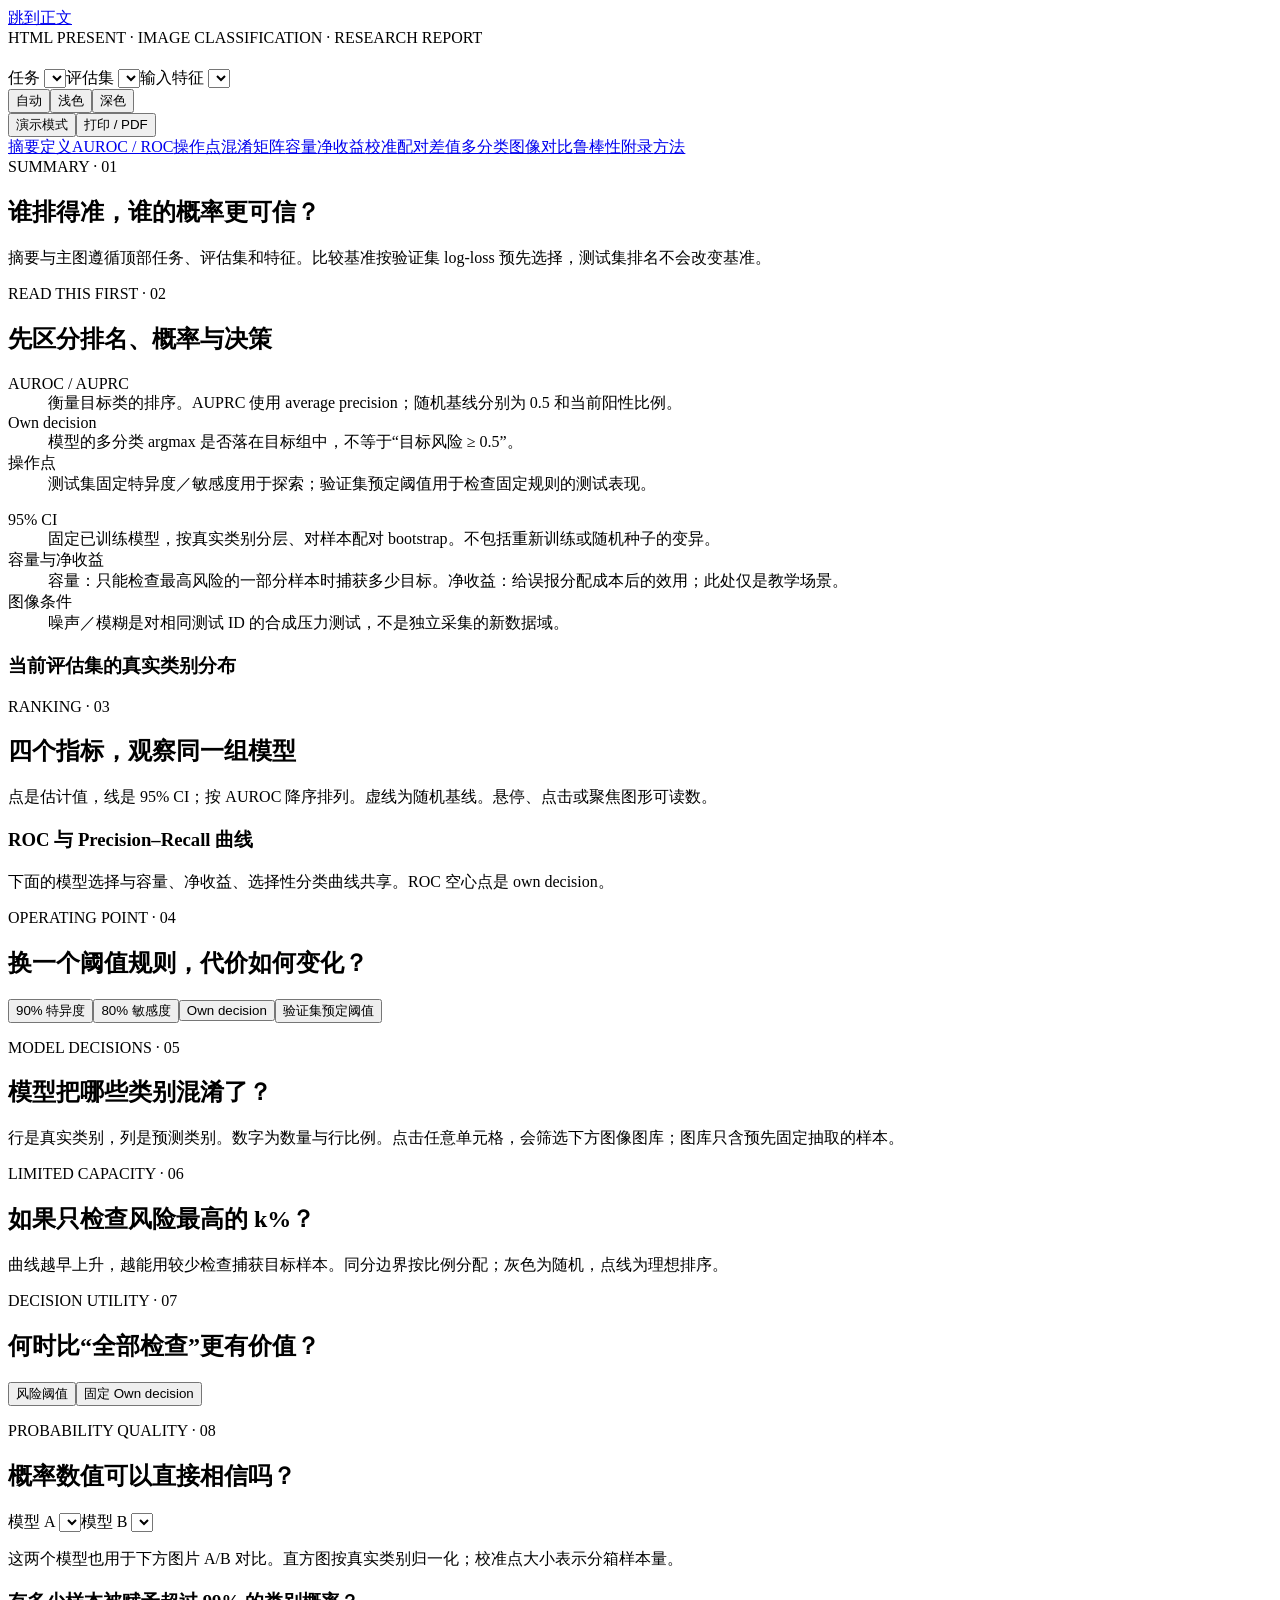
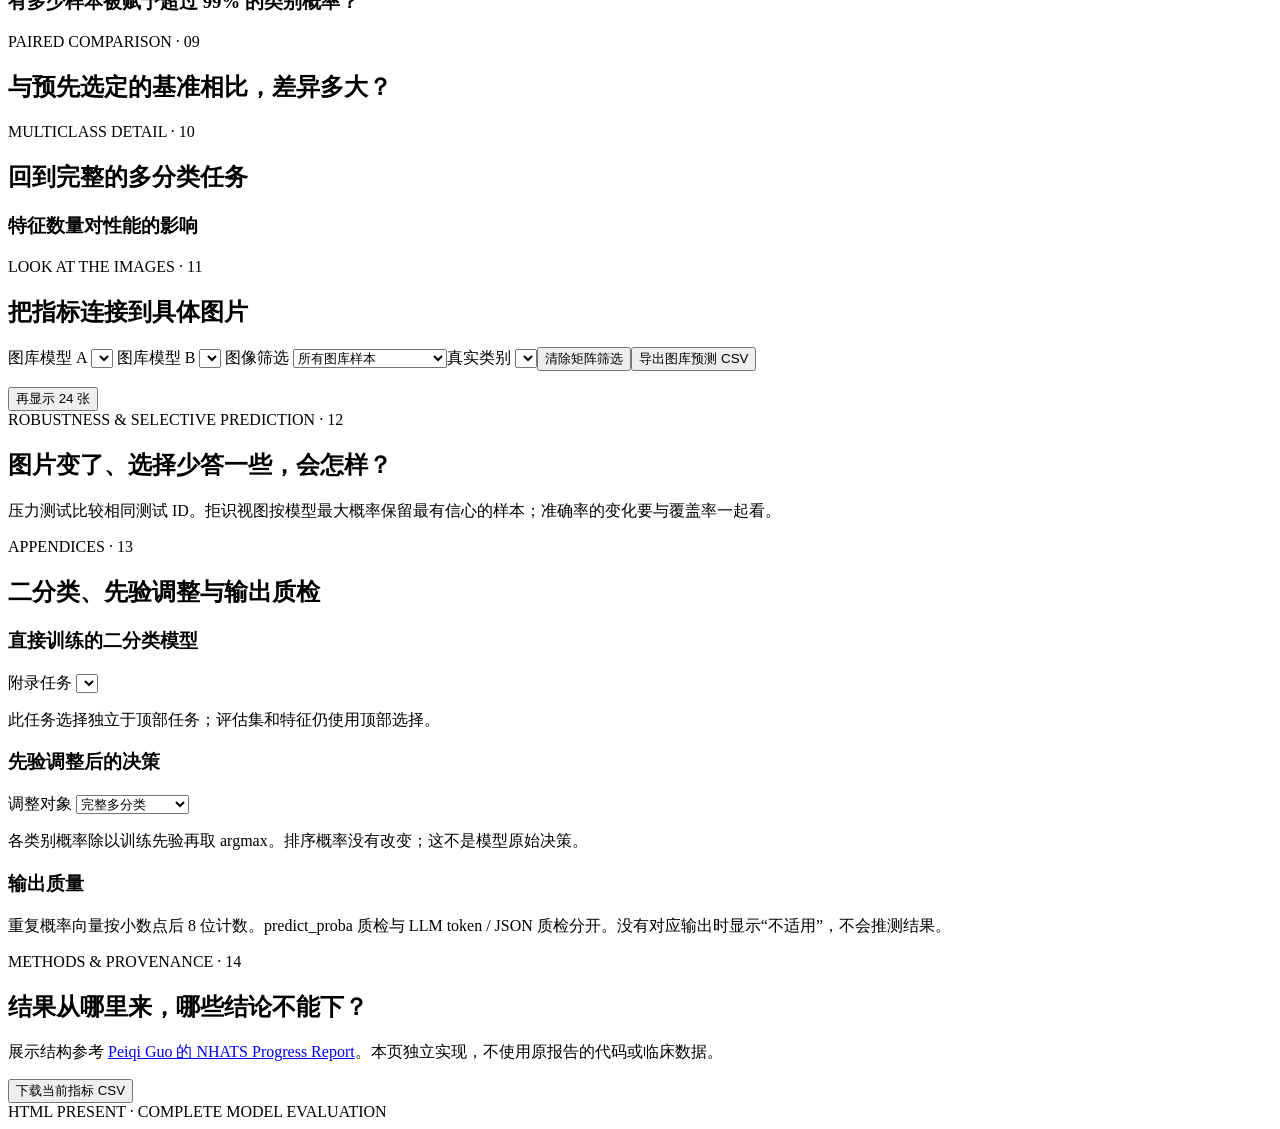
<file: skills/html-present/assets/evaluation.html>
<!doctype html>
<html lang="zh-CN" data-theme="light">
  <head>
    <meta charset="utf-8" />
    <meta name="viewport" content="width=device-width,initial-scale=1" />
    <title>__TITLE__</title>
    <style>
      __CSS__
    </style>
  </head>
  <body>
    <a class="skip" href="#summary">跳到正文</a>
    <header class="hero wrap">
      <div class="eyebrow">
        HTML PRESENT · IMAGE CLASSIFICATION · RESEARCH REPORT
      </div>
      <h1 id="title"></h1>
      <p class="intro" id="intro"></p>
      <div class="meta" id="meta"></div>
    </header>
    <div class="toolbar" id="toolbar">
      <div class="wrap">
        <div class="controls">
          <label
            >任务
            <select id="task"></select></label
          ><label
            >评估集
            <select id="eval"></select></label
          ><label
            >输入特征
            <select id="features"></select
          ></label>
          <div class="seg" id="theme" role="group" aria-label="主题">
            <button data-theme="auto" aria-pressed="true">自动</button
            ><button data-theme="light" aria-pressed="false">浅色</button
            ><button data-theme="dark" aria-pressed="false">深色</button>
          </div>
          <button id="present" aria-pressed="false">演示模式</button
          ><button id="print">打印 / PDF</button>
        </div>
        <nav aria-label="报告目录">
          <a href="#summary">摘要</a><a href="#labels">定义</a
          ><a href="#ranking">AUROC / ROC</a><a href="#operating">操作点</a
          ><a href="#own">混淆矩阵</a><a href="#capacity">容量</a
          ><a href="#benefit">净收益</a><a href="#calibration">校准</a
          ><a href="#paired">配对差值</a><a href="#multiclass">多分类</a
          ><a href="#gallery">图像对比</a><a href="#robustness">鲁棒性</a
          ><a href="#appendices">附录</a><a href="#methods">方法</a>
        </nav>
      </div>
    </div>
    <main class="wrap">
      <section id="summary">
        <div class="eyebrow">SUMMARY · 01</div>
        <h2>谁排得准，谁的概率更可信？</h2>
        <p class="section-intro">
          摘要与主图遵循顶部任务、评估集和特征。比较基准按验证集 log-loss
          预先选择，测试集排名不会改变基准。
        </p>
        <div class="scope-note" id="scope-note" aria-live="polite"></div>
        <div class="cards" id="cards"></div>
        <div class="finding" id="findings"></div>
      </section>
      <section id="labels">
        <div class="eyebrow">READ THIS FIRST · 02</div>
        <h2>先区分排名、概率与决策</h2>
        <div class="reading-grid">
          <dl>
            <dt>AUROC / AUPRC</dt>
            <dd>
              衡量目标类的排序。AUPRC 使用 average precision；随机基线分别为 0.5
              和当前阳性比例。
            </dd>
            <dt>Own decision</dt>
            <dd>
              模型的多分类 argmax 是否落在目标组中，不等于“目标风险 ≥ 0.5”。
            </dd>
            <dt>操作点</dt>
            <dd>
              测试集固定特异度／敏感度用于探索；验证集预定阈值用于检查固定规则的测试表现。
            </dd>
          </dl>
          <dl>
            <dt>95% CI</dt>
            <dd>
              固定已训练模型，按真实类别分层、对样本配对
              bootstrap。不包括重新训练或随机种子的变异。
            </dd>
            <dt>容量与净收益</dt>
            <dd>
              容量：只能检查最高风险的一部分样本时捕获多少目标。净收益：给误报分配成本后的效用；此处仅是教学场景。
            </dd>
            <dt>图像条件</dt>
            <dd>
              噪声／模糊是对相同测试 ID 的合成压力测试，不是独立采集的新数据域。
            </dd>
          </dl>
        </div>
        <div class="panel">
          <h3>当前评估集的真实类别分布</h3>
          <div id="class-mix" class="chart wide-chart"></div>
        </div>
      </section>
      <section id="ranking">
        <div class="eyebrow">RANKING · 03</div>
        <h2>四个指标，观察同一组模型</h2>
        <p class="section-intro">
          点是估计值，线是 95% CI；按 AUROC
          降序排列。虚线为随机基线。悬停、点击或聚焦图形可读数。
        </p>
        <div id="family-legend" class="legend"></div>
        <div class="panel">
          <div id="rank-plot" class="chart wide-chart"></div>
        </div>
        <div class="panel">
          <h3>ROC 与 Precision–Recall 曲线</h3>
          <p class="note">
            下面的模型选择与容量、净收益、选择性分类曲线共享。ROC 空心点是 own
            decision。
          </p>
          <div
            class="chips curve-chips"
            role="group"
            aria-label="ROC 模型选择"
          ></div>
          <div class="two-col">
            <div id="roc" class="chart curve-chart"></div>
            <div id="pr" class="chart curve-chart"></div>
          </div>
        </div>
      </section>
      <section id="operating">
        <div class="eyebrow">OPERATING POINT · 04</div>
        <h2>换一个阈值规则，代价如何变化？</h2>
        <div class="seg" id="op-controls" role="group" aria-label="操作点">
          <button data-value="spec" aria-pressed="true">90% 特异度</button
          ><button data-value="sens" aria-pressed="false">80% 敏感度</button
          ><button data-value="own" aria-pressed="false">Own decision</button
          ><button data-value="validation" aria-pressed="false">
            验证集预定阈值
          </button>
        </div>
        <p class="note" id="op-note"></p>
        <div class="panel">
          <div id="op-bars" class="chart wide-chart"></div>
        </div>
        <div class="table-wrap" id="op-table"></div>
      </section>
      <section id="own">
        <div class="eyebrow">MODEL DECISIONS · 05</div>
        <h2>模型把哪些类别混淆了？</h2>
        <p class="section-intro">
          行是真实类别，列是预测类别。数字为数量与行比例。点击任意单元格，会筛选下方图像图库；图库只含预先固定抽取的样本。
        </p>
        <div class="panel">
          <div id="own-bars" class="chart wide-chart"></div>
        </div>
        <div
          id="cm-chips"
          class="chips"
          role="group"
          aria-label="混淆矩阵模型选择"
        ></div>
        <div id="cm-grid" class="two-col"></div>
      </section>
      <section id="capacity">
        <div class="eyebrow">LIMITED CAPACITY · 06</div>
        <h2>如果只检查风险最高的 k%？</h2>
        <p class="section-intro">
          曲线越早上升，越能用较少检查捕获目标样本。同分边界按比例分配；灰色为随机，点线为理想排序。
        </p>
        <div
          class="chips curve-chips"
          role="group"
          aria-label="容量模型选择"
        ></div>
        <div class="panel">
          <div id="capacity-plot" class="chart curve-chart"></div>
        </div>
        <div class="table-wrap" id="capacity-table"></div>
      </section>
      <section id="benefit">
        <div class="eyebrow">DECISION UTILITY · 07</div>
        <h2>何时比“全部检查”更有价值？</h2>
        <div
          id="benefit-controls"
          class="seg"
          role="group"
          aria-label="净收益决策规则"
        >
          <button data-value="risk" aria-pressed="true">风险阈值</button
          ><button data-value="own" aria-pressed="false">
            固定 Own decision
          </button>
        </div>
        <div
          class="chips curve-chips"
          role="group"
          aria-label="净收益模型选择"
        ></div>
        <div class="panel">
          <div id="benefit-plot" class="chart curve-chart"></div>
          <p class="note" id="benefit-note"></p>
        </div>
      </section>
      <section id="calibration">
        <div class="eyebrow">PROBABILITY QUALITY · 08</div>
        <h2>概率数值可以直接相信吗？</h2>
        <div class="table-wrap" id="cal-table"></div>
        <div class="data-controls">
          <label
            >模型 A
            <select id="model-a"></select></label
          ><label
            >模型 B
            <select id="model-b"></select
          ></label>
        </div>
        <p class="note">
          这两个模型也用于下方图片 A/B
          对比。直方图按真实类别归一化；校准点大小表示分箱样本量。
        </p>
        <div id="prob-panels" class="two-col"></div>
        <div class="panel">
          <h3>有多少样本被赋予超过 99% 的类别概率？</h3>
          <div id="confidence-plot" class="chart wide-chart"></div>
        </div>
      </section>
      <section id="paired">
        <div class="eyebrow">PAIRED COMPARISON · 09</div>
        <h2>与预先选定的基准相比，差异多大？</h2>
        <p class="section-intro" id="paired-note"></p>
        <div class="panel">
          <div id="paired-plot" class="chart wide-chart"></div>
        </div>
      </section>
      <section id="multiclass">
        <div class="eyebrow">MULTICLASS DETAIL · 10</div>
        <h2>回到完整的多分类任务</h2>
        <div class="panel">
          <div id="multi-plot" class="chart wide-chart"></div>
        </div>
        <div class="table-wrap" id="multi-table"></div>
        <div
          class="chips"
          id="class-chips"
          role="group"
          aria-label="逐类别指标"
        ></div>
        <div class="panel">
          <div id="class-bars" class="chart wide-chart"></div>
        </div>
        <div class="table-wrap" id="class-table"></div>
        <div class="panel">
          <h3>特征数量对性能的影响</h3>
          <p class="note" id="sweep-note"></p>
          <div id="feature-plot" class="chart curve-chart"></div>
        </div>
      </section>
      <section id="gallery">
        <div class="eyebrow">LOOK AT THE IMAGES · 11</div>
        <h2>把指标连接到具体图片</h2>
        <p class="section-intro" id="gallery-note"></p>
        <div class="data-controls">
          <label
            >图库模型 A
            <select id="gallery-model-a"></select
          ></label>
          <label
            >图库模型 B
            <select id="gallery-model-b"></select
          ></label>
          <label
            >图像筛选
            <select id="gallery-mode">
              <option value="all">所有图库样本</option>
              <option value="wrong">A 预测错误</option>
              <option value="confident">A 高置信度错误 ≥ 80%</option>
              <option value="disagree">A / B 预测分歧</option>
              <option value="a-wins">A 正确，B 错误</option>
              <option value="b-wins">B 正确，A 错误</option>
            </select></label
          ><label
            >真实类别
            <select id="gallery-class"></select></label
          ><button id="clear-cell">清除矩阵筛选</button
          ><button id="gallery-csv">导出图库预测 CSV</button>
        </div>
        <p id="gallery-status" aria-live="polite"></p>
        <div id="image-grid" class="image-grid"></div>
        <div class="data-controls">
          <button id="gallery-more">再显示 24 张</button>
        </div>
      </section>
      <section id="robustness">
        <div class="eyebrow">ROBUSTNESS & SELECTIVE PREDICTION · 12</div>
        <h2>图片变了、选择少答一些，会怎样？</h2>
        <p class="section-intro">
          压力测试比较相同测试
          ID。拒识视图按模型最大概率保留最有信心的样本；准确率的变化要与覆盖率一起看。
        </p>
        <div class="table-wrap" id="robustness-table"></div>
        <div
          class="chips curve-chips"
          role="group"
          aria-label="拒识模型选择"
        ></div>
        <div class="panel">
          <div id="selective-plot" class="chart curve-chart"></div>
        </div>
        <div class="table-wrap" id="cost-table"></div>
      </section>
      <section id="appendices">
        <div class="eyebrow">APPENDICES · 13</div>
        <h2>二分类、先验调整与输出质检</h2>
        <h3>直接训练的二分类模型</h3>
        <label
          >附录任务
          <select id="binary-task"></select
        ></label>
        <p class="note">
          此任务选择独立于顶部任务；评估集和特征仍使用顶部选择。
        </p>
        <div class="table-wrap" id="binary-table"></div>
        <div id="binary-cm" class="two-col"></div>
        <h3>先验调整后的决策</h3>
        <label
          >调整对象
          <select id="adjusted-mode">
            <option value="main">完整多分类</option>
            <option value="binary">当前附录二分类</option>
          </select></label
        >
        <p class="note" id="adjusted-note"></p>
        <p class="note">
          各类别概率除以训练先验再取
          argmax。排序概率没有改变；这不是模型原始决策。
        </p>
        <div class="table-wrap" id="adjusted-table"></div>
        <div id="adjusted-cm" class="two-col"></div>
        <h3>输出质量</h3>
        <p class="note">
          重复概率向量按小数点后 8 位计数。predict_proba 质检与 LLM token / JSON
          质检分开。没有对应输出时显示“不适用”，不会推测结果。
        </p>
        <div class="table-wrap" id="qc-table"></div>
      </section>
      <section id="methods">
        <div class="eyebrow">METHODS & PROVENANCE · 14</div>
        <h2>结果从哪里来，哪些结论不能下？</h2>
        <div id="source"></div>
        <ol id="methods-list"></ol>
        <p>
          展示结构参考
          <a
            href="https://www.guopeiqi.com/projects/202611-ADRD_LLM/20261115_Progress_Report"
            >Peiqi Guo 的 NHATS Progress Report</a
          >。本页独立实现，不使用原报告的代码或临床数据。
        </p>
        <button id="export-metrics">下载当前指标 CSV</button>
      </section>
    </main>
    <footer class="wrap">
      <span>HTML PRESENT · COMPLETE MODEL EVALUATION</span
      ><span id="footer-context"></span>
    </footer>
    <div id="chart-tooltip" role="status" hidden></div>
    <dialog id="image-dialog">
      <button id="close-image">关闭</button>
      <div id="image-detail"></div>
    </dialog>
    <div class="present-nav" hidden>
      <button id="prev">上一节</button><span id="page-number"></span
      ><button id="next">下一节</button><button id="exit">退出演示</button>
    </div>
    <script id="report-data" type="application/json">
      __DATA__
    </script>
    <script>
      __JS__;
    </script>
  </body>
</html>
</file>
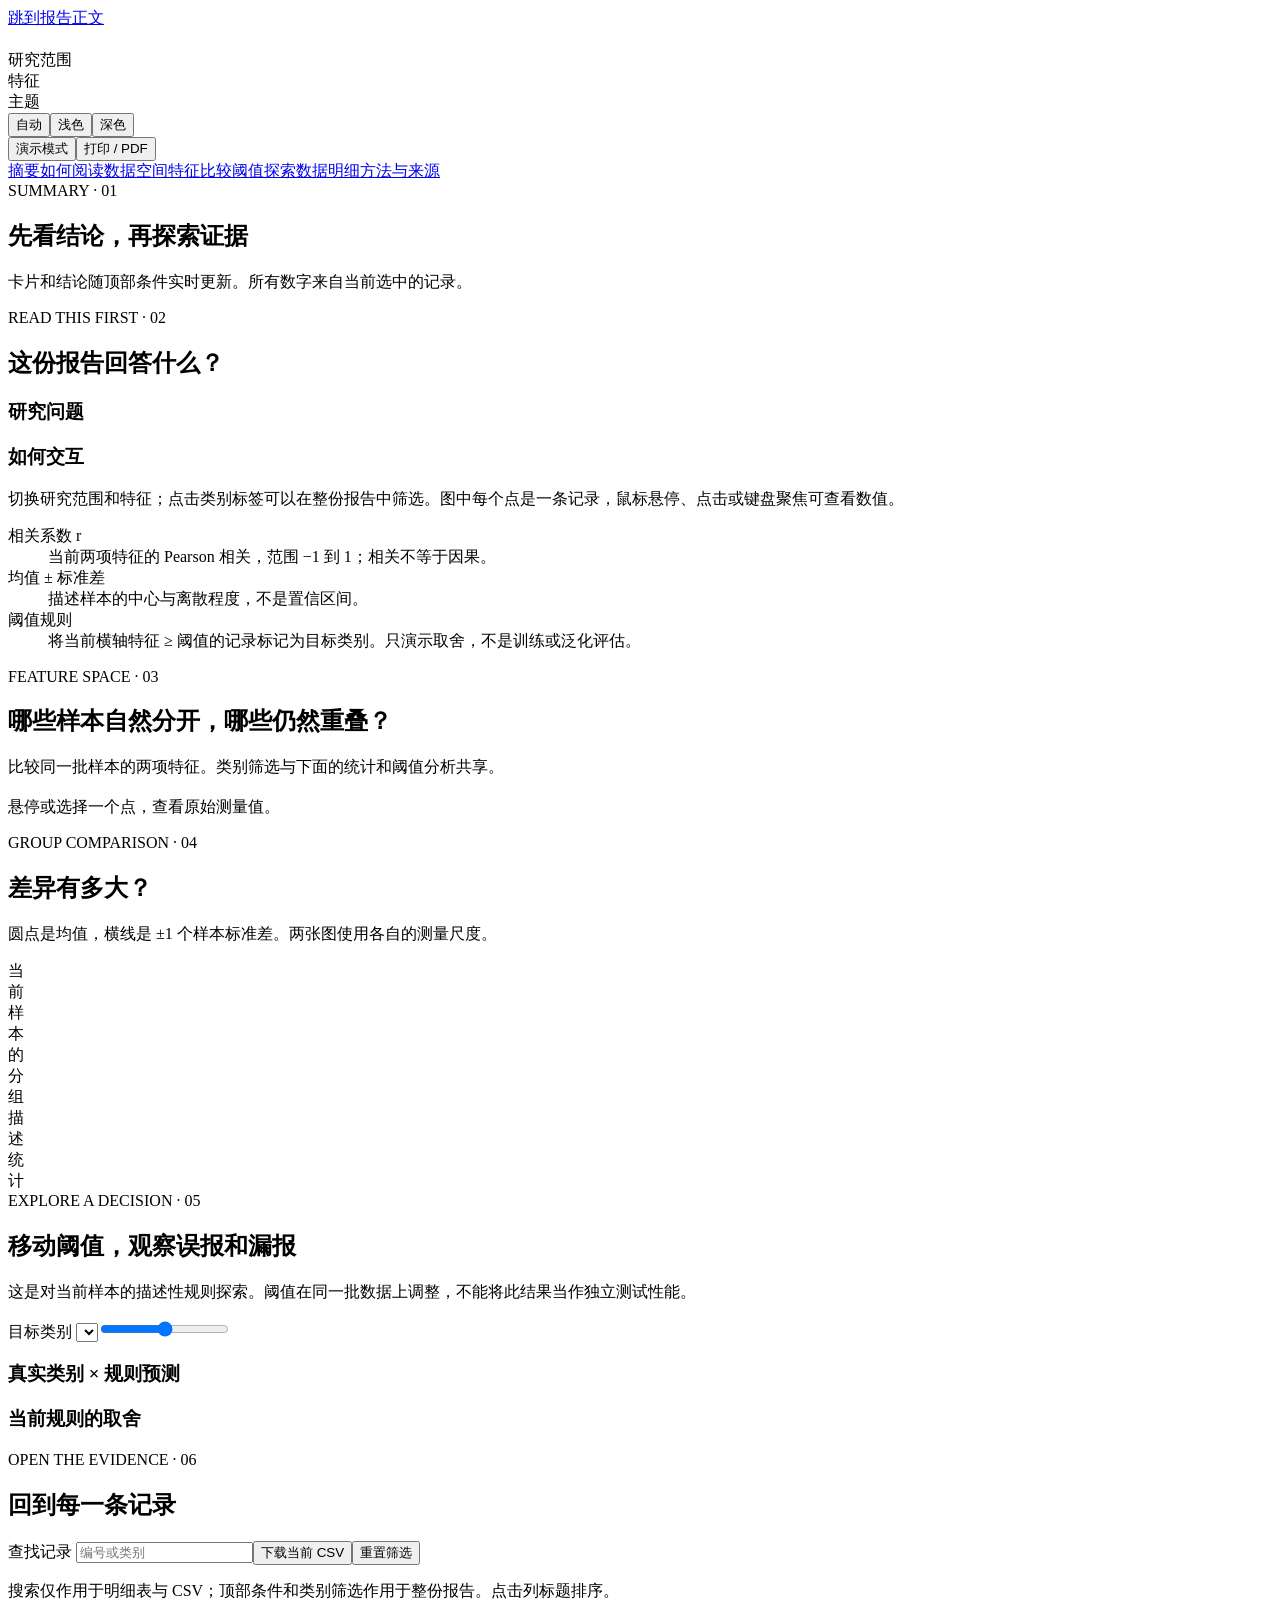
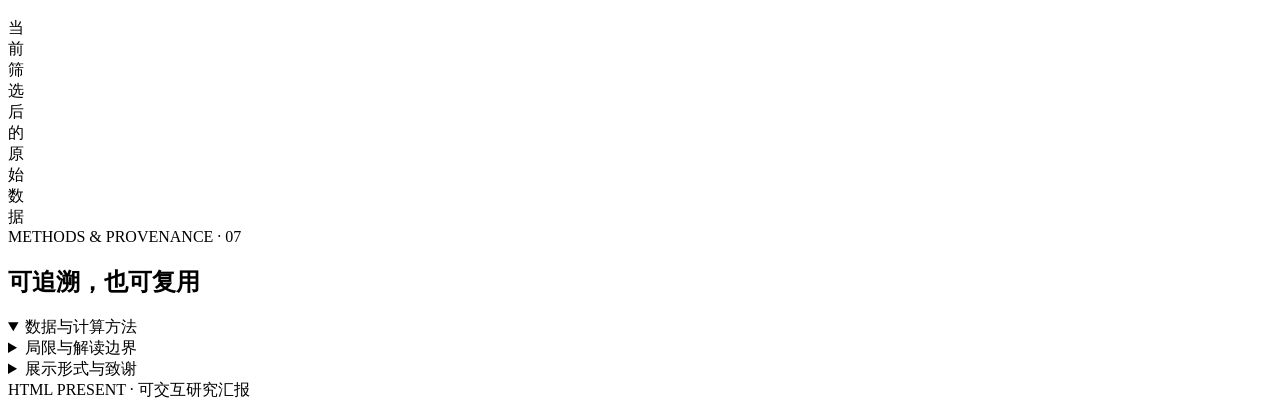
<file: skills/html-present/assets/report.html>
<!doctype html>
<html lang="zh-CN" data-theme="light">
  <head>
    <meta charset="utf-8" />
    <meta name="viewport" content="width=device-width,initial-scale=1" />
    <meta name="color-scheme" content="light dark" />
    <title>__TITLE__</title>
    <style>
      __CSS__
    </style>
  </head>
  <body>
    <a class="skip" href="#summary">跳到报告正文</a>
    <header class="hero wrap">
      <div class="eyebrow" id="eyebrow"></div>
      <h1 id="title"></h1>
      <p class="intro" id="intro"></p>
      <div class="meta" id="meta"></div>
    </header>
    <div class="toolbar" id="toolbar">
      <div class="wrap">
        <div class="controls">
          <div class="control">
            <span>研究范围</span>
            <div
              class="seg"
              id="scope"
              role="group"
              aria-label="研究范围"
            ></div>
          </div>
          <div class="control">
            <span>特征</span>
            <div class="seg" id="view" role="group" aria-label="特征"></div>
          </div>
          <div class="control">
            <span>主题</span>
            <div class="seg" id="theme" role="group" aria-label="主题">
              <button data-value="auto" aria-pressed="true">自动</button
              ><button data-value="light" aria-pressed="false">浅色</button
              ><button data-value="dark" aria-pressed="false">深色</button>
            </div>
          </div>
          <button id="present" aria-pressed="false">演示模式</button
          ><button id="print">打印 / PDF</button>
        </div>
        <nav aria-label="报告目录">
          <a href="#summary">摘要</a><a href="#labels">如何阅读</a
          ><a href="#explore">数据空间</a><a href="#distribution">特征比较</a
          ><a href="#threshold">阈值探索</a><a href="#data">数据明细</a
          ><a href="#methods">方法与来源</a>
        </nav>
      </div>
    </div>
    <main class="wrap">
      <section id="summary">
        <div class="eyebrow">SUMMARY · 01</div>
        <h2>先看结论，再探索证据</h2>
        <p class="section-intro">
          卡片和结论随顶部条件实时更新。所有数字来自当前选中的记录。
        </p>
        <div class="cards" id="cards" aria-live="polite"></div>
        <div class="finding" id="findings"></div>
      </section>
      <section id="labels">
        <div class="eyebrow">READ THIS FIRST · 02</div>
        <h2>这份报告回答什么？</h2>
        <div class="reading-grid">
          <div>
            <h3>研究问题</h3>
            <p id="question"></p>
            <h3>如何交互</h3>
            <p>
              切换研究范围和特征；点击类别标签可以在整份报告中筛选。图中每个点是一条记录，鼠标悬停、点击或键盘聚焦可查看数值。
            </p>
          </div>
          <dl>
            <dt>相关系数 r</dt>
            <dd>当前两项特征的 Pearson 相关，范围 −1 到 1；相关不等于因果。</dd>
            <dt>均值 ± 标准差</dt>
            <dd>描述样本的中心与离散程度，不是置信区间。</dd>
            <dt>阈值规则</dt>
            <dd>
              将当前横轴特征 ≥
              阈值的记录标记为目标类别。只演示取舍，不是训练或泛化评估。
            </dd>
          </dl>
        </div>
      </section>
      <section id="explore">
        <div class="eyebrow">FEATURE SPACE · 03</div>
        <h2>哪些样本自然分开，哪些仍然重叠？</h2>
        <p class="section-intro">
          比较同一批样本的两项特征。类别筛选与下面的统计和阈值分析共享。
        </p>
        <div
          class="chips"
          id="category-chips"
          role="group"
          aria-label="类别筛选"
        ></div>
        <div class="panel">
          <div class="panel-head">
            <h3 id="scatter-title"></h3>
            <span id="scatter-count"></span>
          </div>
          <div id="scatter" class="chart"></div>
          <p class="point-detail" id="point-detail" aria-live="polite">
            悬停或选择一个点，查看原始测量值。
          </p>
        </div>
      </section>
      <section id="distribution">
        <div class="eyebrow">GROUP COMPARISON · 04</div>
        <h2>差异有多大？</h2>
        <p class="section-intro">
          圆点是均值，横线是 ±1 个样本标准差。两张图使用各自的测量尺度。
        </p>
        <div class="two-col" id="distributions"></div>
        <div class="table-wrap">
          <table id="stats-table">
            <caption>
              当前样本的分组描述统计
            </caption>
          </table>
        </div>
      </section>
      <section id="threshold">
        <div class="eyebrow">EXPLORE A DECISION · 05</div>
        <h2>移动阈值，观察误报和漏报</h2>
        <p class="section-intro">
          这是对当前样本的描述性规则探索。阈值在同一批数据上调整，不能将此结果当作独立测试性能。
        </p>
        <div class="panel">
          <div class="threshold-controls">
            <label
              >目标类别
              <select id="target"></select></label
            ><label class="slider-label"
              ><span id="threshold-label"></span
              ><input
                id="cutoff"
                type="range"
                aria-label="分类阈值"
                step="0.1" /></label
            ><output id="cutoff-output" for="cutoff"></output>
          </div>
          <div class="two-col">
            <div>
              <h3>真实类别 × 规则预测</h3>
              <div id="matrix"></div>
            </div>
            <div>
              <h3>当前规则的取舍</h3>
              <div id="threshold-metrics" aria-live="polite"></div>
            </div>
          </div>
          <p class="note" id="threshold-note"></p>
        </div>
      </section>
      <section id="data">
        <div class="eyebrow">OPEN THE EVIDENCE · 06</div>
        <h2>回到每一条记录</h2>
        <div class="data-controls">
          <label
            >查找记录
            <input type="search" id="search" placeholder="编号或类别" /></label
          ><button id="download">下载当前 CSV</button
          ><button id="reset">重置筛选</button
          ><span id="row-count" aria-live="polite"></span>
        </div>
        <p class="note">
          搜索仅作用于明细表与
          CSV；顶部条件和类别筛选作用于整份报告。点击列标题排序。
        </p>
        <div class="table-wrap">
          <table id="raw-table">
            <caption>
              当前筛选后的原始数据
            </caption>
            <thead></thead>
            <tbody></tbody>
          </table>
        </div>
      </section>
      <section id="methods">
        <div class="eyebrow">METHODS & PROVENANCE · 07</div>
        <h2>可追溯，也可复用</h2>
        <details open>
          <summary>数据与计算方法</summary>
          <div id="method-content"></div>
        </details>
        <details>
          <summary>局限与解读边界</summary>
          <ul id="limitations"></ul>
        </details>
        <details>
          <summary>展示形式与致谢</summary>
          <p>
            交互研究报告的形式参考
            <a
              href="https://www.guopeiqi.com/projects/202611-ADRD_LLM/20261115_Progress_Report"
              target="_blank"
              rel="noopener"
              >Peiqi Guo 的 NHATS Progress Report</a
            >：问题驱动叙事、固定控制栏、全局联动、图表与方法并置。本页为独立实现，未复制原报告的代码、研究数据或素材。
          </p>
          <p>
            由 HTML Present 生成。一个 HTML 文件即可离线打开；无需服务器或 CDN。
          </p>
        </details>
      </section>
    </main>
    <footer class="wrap">
      <span>HTML PRESENT · 可交互研究汇报</span
      ><span id="footer-context"></span>
    </footer>
    <div class="present-nav" hidden>
      <button id="prev" aria-label="上一节">上一节</button
      ><span id="page-number"></span
      ><button id="next" aria-label="下一节">下一节</button
      ><button id="exit">退出演示</button>
    </div>
    <script id="report-data" type="application/json">
      __DATA__
    </script>
    <script>
      __JS__;
    </script>
  </body>
</html>
</file>
